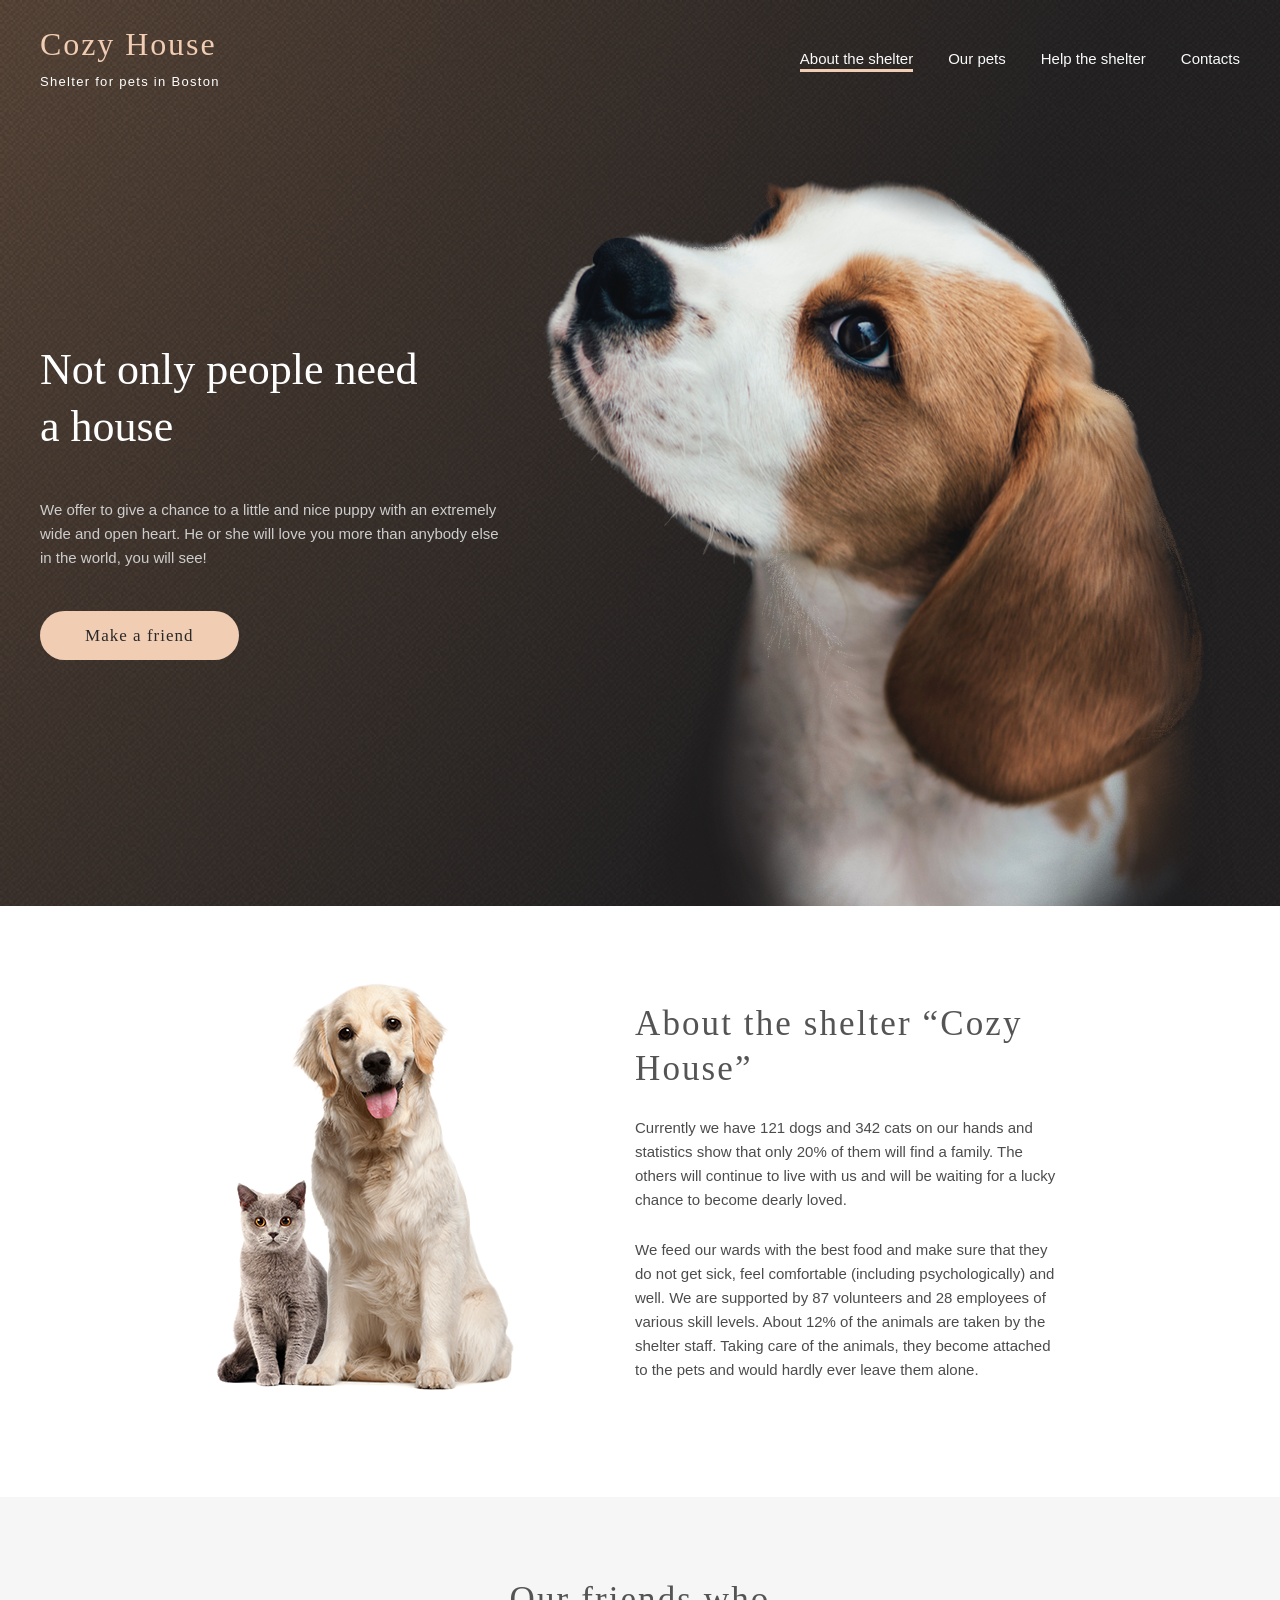
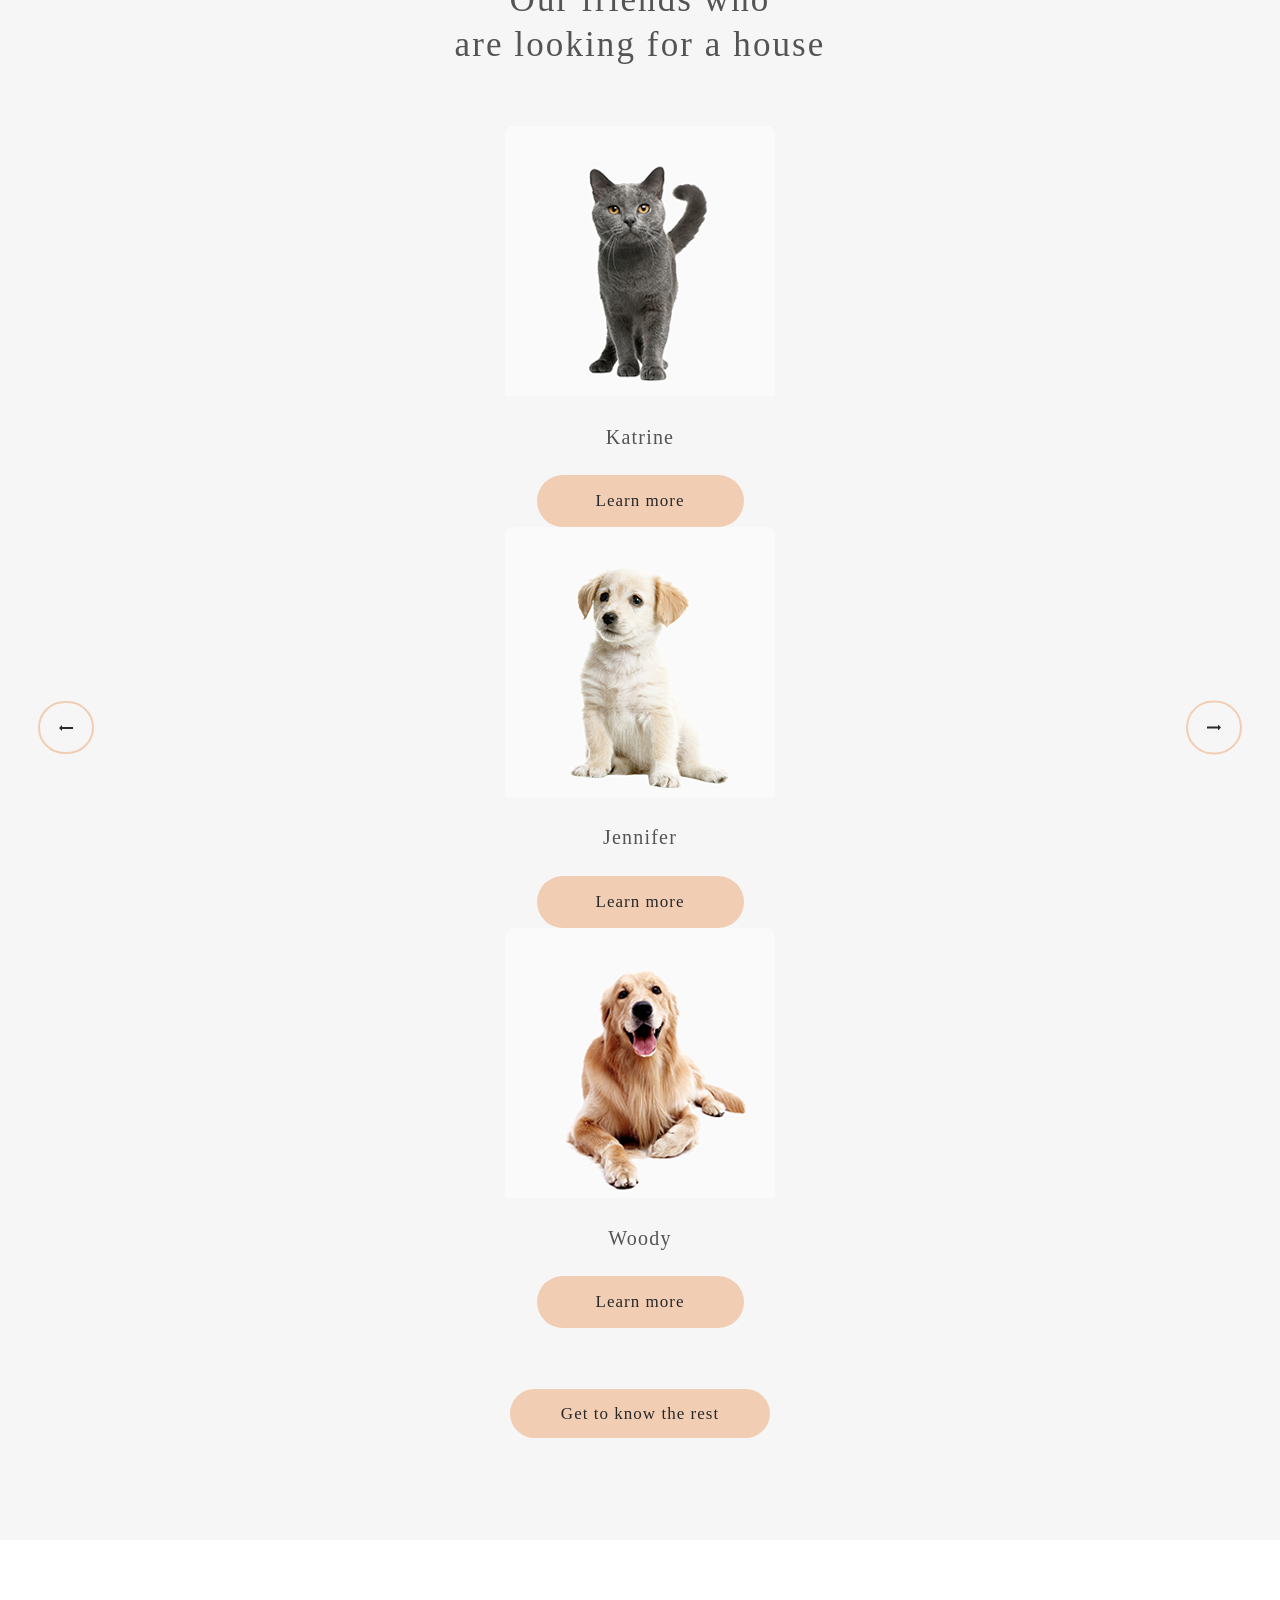
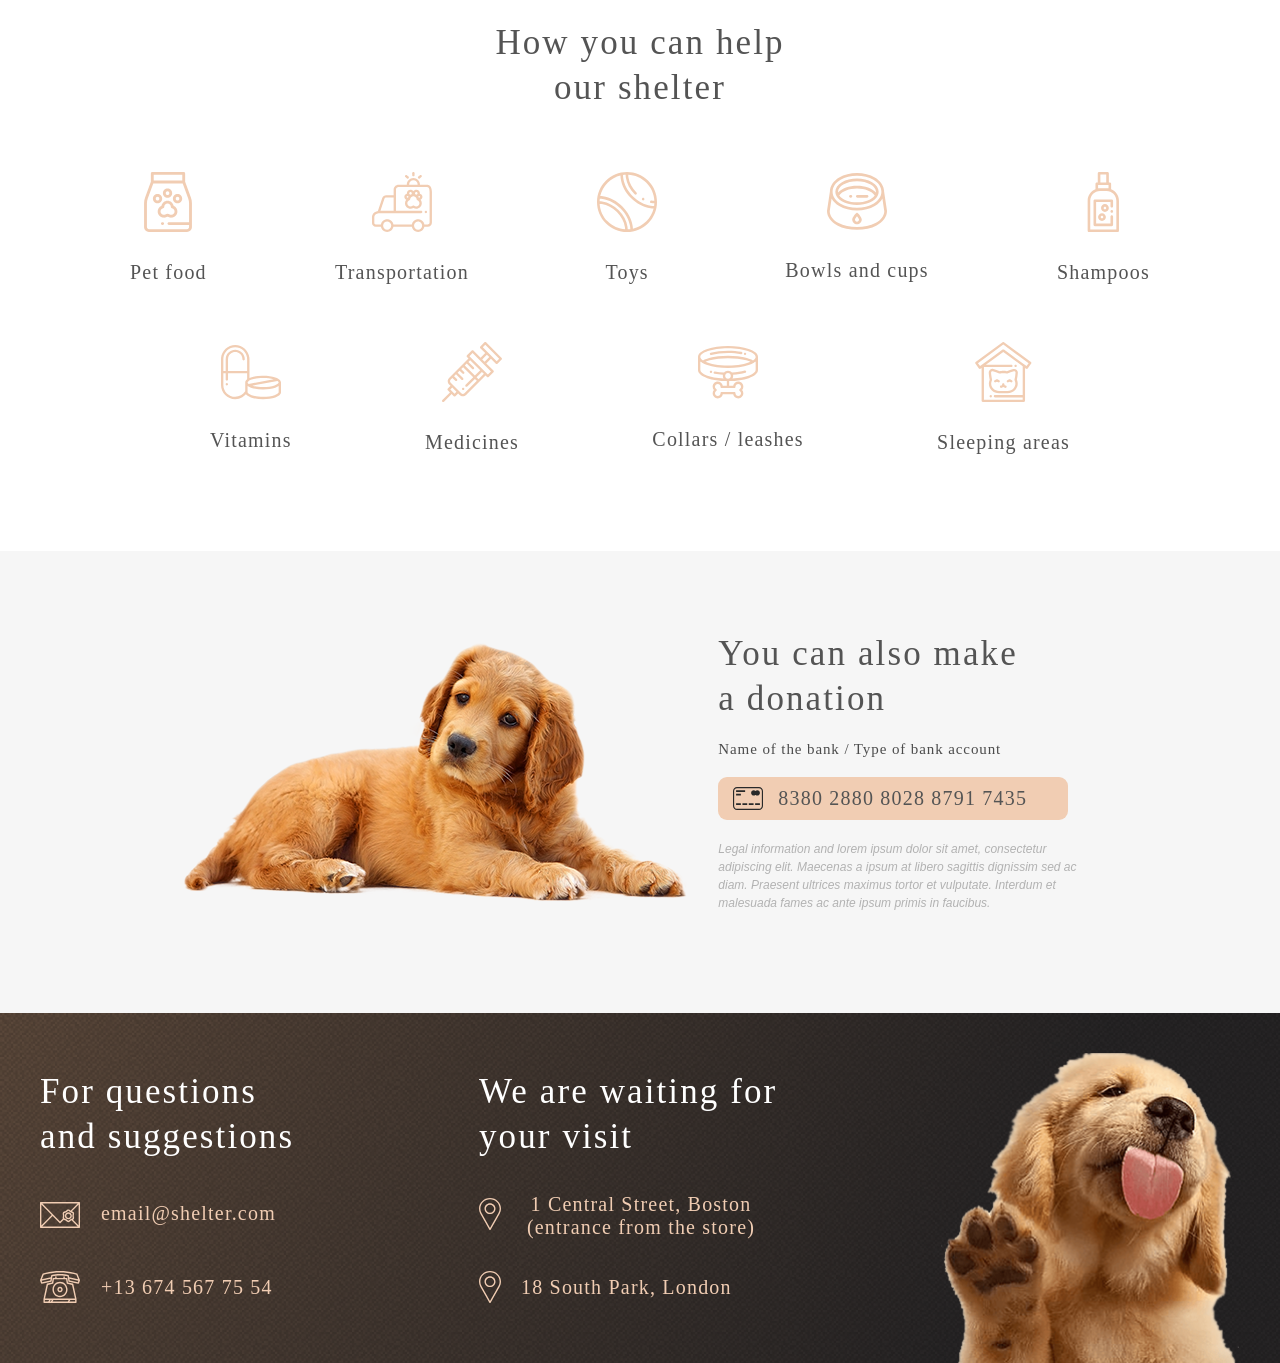
<file: shelter/index.html>
<!DOCTYPE html>
<html lang="en">

<head>
    <meta charset="UTF-8">
    <meta name="viewport" content="width=device-width, initial-scale=1.0">
    <link rel="stylesheet" href="./src/scss/style.css">
    <link rel="shortcut icon" href="./src/favicon/start-screen-puppy.ico" type="image/x-icon">
    <title>Shelter</title>
</head>

<body>
    <div class="coverBackground"></div>
    <header class="header ">
        <div class="wrapper wrap">
            <div class="logo">
                <h2 class="logo font-Georgia">
                    <a href="#!" class="logo-link">
                        Cozy House
                    </a>
                </h2>
                <p class="logo-text font-Arial">
                    Shelter for pets in Boston
                </p>
            </div>
            <nav class="header-nav">
                <ul class="header-list">
                    <li class="header-item">
                        <a href="#!" class="header-link active disabled-cursor text-nav-links font-Arial">
                            About the shelter
                        </a>
                    </li>
                    <li class="header-item">
                        <a href="./src/pages/pets.html" class="header-link text-nav-links font-Arial">
                            Our pets
                        </a>
                    </li>
                    <li class="header-item">
                        <a href="#help" class="header-link text-nav-links font-Arial">
                            Help the shelter
                        </a>
                    </li>
                    <li class="header-item">
                        <a href="#contacts" class="header-link text-nav-links font-Arial">
                            Contacts
                        </a>
                    </li>
                </ul>
            </nav>
            <div class="header-burger">
                <span class="burger"></span>
                <span class="burger"></span>
                <span class="burger"></span>
            </div>
        </div>
        <section class="not-only wrap">
            <div class="not-only__container">
                <div class="not-only__content">
                    <h1 class="not-only__h1 font-Georgia">
                        Not only people need a house
                    </h1>
                    <p class="not-only__text font-Arial">
                        We offer to give a chance to a little and nice puppy with an extremely wide and open
                        heart.
                        He or she will love you more than anybody else in the world, you will see!
                    </p>
                    <a href="#friends" class="btn font-Georgia not-only__btn">Make a friend
                        <!-- <button class="btn not-only__btn font-Georgia">
                            Make a friend
                        </button> -->
                    </a>
                </div>
                <img src="./src/img/start-screen-puppy.png" alt="dog" class="not-only__img">
            </div>
        </section>
    </header>
    <main class="main">
        <div class="wrpper">
            <section class="about">
                <div class="wrap">
                    <div class="about-container">
                        <img src="./src/img/about-pets.png" alt="dogs" class="about-img">
                        <div class="about-contant">
                            <h2 class="about__h2 font-Georgia text-h2-dark">
                                About the shelter “Cozy House”
                            </h2>
                            <p class="about__text font-Arial about__text-first text-p-dark">
                                Currently we have 121 dogs and 342 cats on our hands and statistics show that only 20%
                                of
                                them will find a family. The others will continue to live with us and will be waiting
                                for a
                                lucky chance to become dearly loved.
                            </p>
                            <p class="about__text font-Arial text-p-dark">
                                We feed our wards with the best food and make sure that they do not get sick, feel
                                comfortable (including psychologically) and well. We are supported by 87 volunteers and
                                28 employees of various skill levels. About 12% of the animals are taken by the shelter
                                staff. Taking care of the animals, they become attached to the pets and would hardly
                                ever leave them alone.
                            </p>
                        </div>
                    </div>
                </div>
            </section>
            <section id="friends" class="our-friends">
                <div class="wrap">
                    <h2 class="our-friends__h2 font-Georgia text-h2-dark">
                        Our friends who
                        <br>
                        are looking for a house
                    </h2>
                    <div class="our-friends__container">
                        <div class="arrow arrow-right">
                            <svg class="slide-arrow" width="14" height="6" viewBox="0 0 14 6" fill="none"
                                xmlns="http://www.w3.org/2000/svg">
                                <path d="M14 2V4H3V6L0 3L3 0V2H14Z" fill="#292929" />
                            </svg>
                        </div>
                        <div class="our-friend__cards">
                            <div class="our-friends__card-content">
                                <img src="./src/img/pets-Katrine!.png" alt="cat" class="pet-image">
                                <h4 class="our-friends__card-h4 text-h4-dark">
                                    Katrine
                                </h4>
                                <button class="our-friend_card-btn btn-friends">
                                    Learn more
                                </button>
                            </div>
                            <div class="our-friends__card-content">
                                <img src="./src/img/pets-Jennifer!.png" alt="cat" class="pet-image">
                                <h4 class="our-friends__card-text text-h4-dark">
                                    Jennifer
                                </h4>
                                <button class="our-friend_card-btn btn-friends">
                                    Learn more
                                </button>
                            </div>
                            <div class="our-friends__card-content">
                                <img src="./src/img/pets-Woody!.png" alt="cat" class="pet-image">
                                <h4 class="our-friends__card-text text-h4-dark">
                                    Woody
                                </h4>
                                <button class="our-friend_card-btn btn-friends">
                                    Learn more
                                </button>
                            </div>
                        </div>
                        <div class="arrow arrow-left">
                            <svg class="slide-arrow" width="14" height="6" viewBox="0 0 14 6" fill="none"
                                xmlns="http://www.w3.org/2000/svg">
                                <path d="M14 2V4H3V6L0 3L3 0V2H14Z" fill="#292929" />
                            </svg>
                        </div>
                    </div>
                    <a href="./src/pages/pets.html" class="our-friends-link btn">
                        Get to know the rest
                    </a>
                    <div class="stretch"></div>
                </div>
            </section>
            <section id="help" class="help">
                <div class="wrap">
                    <h2 class="help-h2 font-Georgia text-h2-dark">
                        How you can help
                        <br>
                        our shelter
                    </h2>
                    <div class="help-container">
                        <div class="help-card">
                            <div class="help-picture">
                                <svg width="48" height="60" viewBox="0 0 48 60" fill="none"
                                    xmlns="http://www.w3.org/2000/svg">
                                    <path
                                        d="M46.8978 25.4978L41.1429 9.7473V1.42852C41.1429 0.639609 40.5032 0 39.7144 0H8.28585C7.49694 0 6.85733 0.639727 6.85733 1.42852V9.74719L1.10214 25.4978C0.419274 27.3636 0.0703893 29.335 0.0714747 31.3219V55.0765C0.0714747 57.7913 2.28011 60 4.99499 60H43.005C45.7199 60 47.9285 57.7913 47.9285 55.0765V31.3219C47.9285 29.329 47.5817 27.3694 46.8978 25.4978ZM9.71425 2.85715H38.2857V8.57145H9.71425V2.85715ZM45.0715 50.1321H24.9077C24.1188 50.1321 23.4792 50.7718 23.4792 51.5606C23.4792 52.3495 24.1189 52.9891 24.9077 52.9891H45.0715V55.0763C45.0715 56.2157 44.1445 57.1427 43.005 57.1427H4.99499C3.85558 57.1427 2.92862 56.2158 2.92862 55.0763V31.3219C2.92774 29.6695 3.21788 28.03 3.78573 26.4783L9.28475 11.4286H38.7152L44.2142 26.4783C44.7821 28.03 45.0722 29.6695 45.0714 31.3219L45.0715 50.1321Z"
                                        fill="#F1CDB3" />
                                    <path
                                        d="M29.6169 33.805C29.1505 30.8772 26.6078 28.632 23.5505 28.632C20.4932 28.632 17.9504 30.8772 17.484 33.805C15.067 34.7989 13.4857 37.2756 13.6899 39.9659C13.9175 42.9637 16.3506 45.392 19.349 45.6148C20.5071 45.7011 21.6572 45.4628 22.6751 44.9259C23.2315 44.6328 23.8697 44.6326 24.4256 44.926C25.3085 45.3908 26.2914 45.6331 27.2891 45.632C27.4429 45.632 27.5974 45.6263 27.7516 45.6149C30.7502 45.3923 33.1832 42.9638 33.411 39.966C33.6152 37.2756 32.0339 34.7989 29.6169 33.805ZM30.562 39.7495C30.4405 41.35 29.1415 42.6466 27.5402 42.7655C26.9176 42.8126 26.3013 42.6851 25.7586 42.3986C25.0781 42.0394 24.3201 41.8517 23.5506 41.8517C22.781 41.8517 22.0231 42.0394 21.3425 42.3986C20.7999 42.6849 20.1849 42.8123 19.5608 42.7655C17.9597 42.6467 16.6606 41.3501 16.5391 39.7495C16.4143 38.1062 17.5296 36.6124 19.1331 36.2746C19.4588 36.206 19.7503 36.0259 19.9573 35.7653C20.1643 35.5047 20.2739 35.18 20.2671 34.8473L20.2648 34.775C20.2648 32.9632 21.7386 31.4893 23.5505 31.4893C25.3623 31.4893 26.8362 32.9632 26.8362 34.7698L26.834 34.8473C26.827 35.1801 26.9366 35.5048 27.1436 35.7654C27.3507 36.026 27.6423 36.2061 27.968 36.2746C29.5717 36.6124 30.6868 38.1062 30.562 39.7495Z"
                                        fill="#F1CDB3" />
                                    <path
                                        d="M23.5506 25.7751C26.1108 25.7751 28.1934 23.6924 28.1934 21.1322C28.1934 18.572 26.1108 16.4893 23.5506 16.4893C20.9904 16.4893 18.9077 18.5721 18.9077 21.1322C18.9077 23.6923 20.9906 25.7751 23.5506 25.7751ZM23.5506 19.3465C24.5353 19.3465 25.3363 20.1475 25.3363 21.1322C25.3363 22.1169 24.5353 22.9179 23.5506 22.9179C22.5659 22.9179 21.7649 22.1169 21.7649 21.1322C21.7649 20.1475 22.566 19.3465 23.5506 19.3465Z"
                                        fill="#F1CDB3" />
                                    <path
                                        d="M18.1935 26.6561C18.1935 24.0959 16.1107 22.0132 13.5506 22.0132C10.9905 22.0132 8.90777 24.096 8.90777 26.6561C8.90777 29.2162 10.9904 31.2989 13.5506 31.2989C16.1108 31.2989 18.1935 29.2162 18.1935 26.6561ZM13.5506 28.4418C12.5659 28.4418 11.7649 27.6408 11.7649 26.6561C11.7649 25.6714 12.5659 24.8704 13.5506 24.8704C14.5353 24.8704 15.3363 25.6714 15.3363 26.6561C15.3363 27.6408 14.5352 28.4418 13.5506 28.4418Z"
                                        fill="#F1CDB3" />
                                    <path
                                        d="M33.5506 22.0131C30.9904 22.0131 28.9077 24.0959 28.9077 26.656C28.9077 29.216 30.9906 31.2988 33.5506 31.2988C36.1107 31.2988 38.1934 29.2162 38.1934 26.656C38.1934 24.0958 36.1107 22.0131 33.5506 22.0131ZM33.5506 28.4418C32.5658 28.4418 31.7649 27.6408 31.7649 26.6561C31.7649 25.6714 32.5659 24.8704 33.5506 24.8704C34.5353 24.8704 35.3363 25.6714 35.3363 26.6561C35.3363 27.6408 34.5353 28.4418 33.5506 28.4418Z"
                                        fill="#F1CDB3" />
                                    <path
                                        d="M18.6934 50.1322H18.3465C17.5576 50.1322 16.918 50.7719 16.918 51.5607C16.918 52.3496 17.5577 52.9892 18.3465 52.9892H18.6934C19.4823 52.9892 20.1219 52.3495 20.1219 51.5607C20.122 50.7719 19.4824 50.1322 18.6934 50.1322Z"
                                        fill="#F1CDB3" />
                                </svg>
                            </div>
                            <h4 class="help__card-h4 text-h4-dark">
                                Pet food
                            </h4>
                        </div>
                        <div class="help-card">
                            <div class="help-picture">
                                <svg width="61" height="60" viewBox="0 0 61 60" fill="none"
                                    xmlns="http://www.w3.org/2000/svg">
                                    <path
                                        d="M56.0044 12.7115H48.9814V12.5095C48.9814 8.87665 46.026 5.92118 42.3932 5.92118C38.7603 5.92118 35.8049 8.87665 35.8049 12.5095V12.7115H27.5571C24.8414 12.7115 22.6321 14.9209 22.6321 17.6365V23.2009H15.2458C13.4838 23.2009 11.9176 24.2562 11.2558 25.8893C11.2462 25.9133 11.2373 25.9375 11.2291 25.962L6.96808 38.8689C6.9294 38.8919 6.88007 38.9191 6.81866 38.9498C6.57503 39.0714 6.11929 39.2568 5.33507 39.4484C4.09062 39.7499 2.9839 40.4616 2.19323 41.4688C1.40255 42.4759 0.973964 43.72 0.976513 45.0004V51.0987C0.976513 53.1406 2.63765 54.8018 4.67952 54.8018L9.90374 54.802C10.4553 57.7562 13.0514 59.9999 16.1632 59.9999C19.2749 59.9999 21.8709 57.7561 22.4226 54.8021L40.8472 54.8024C41.3989 57.7564 43.9949 59.9999 47.1066 59.9999C50.2181 59.9999 52.8141 57.7565 53.3659 54.8026L56.6836 54.8027C59.2232 54.8027 60.9294 53.0963 60.9294 50.5568V20.08C60.9294 13.4295 57.4851 12.7115 56.0044 12.7115ZM38.1486 12.5095C38.1486 10.169 40.0527 8.26493 42.3932 8.26493C44.7336 8.26493 46.6377 10.169 46.6377 12.5095V12.7115H38.1486V12.5095ZM13.4413 26.7379C13.591 26.3833 13.8422 26.0809 14.1632 25.8686C14.4842 25.6563 14.8609 25.5436 15.2457 25.5447H22.6319V38.8266H9.45022L13.4413 26.7379ZM16.1632 57.6562C13.9435 57.6562 12.1377 55.8504 12.1377 53.6307C12.1377 53.6033 12.1392 53.5762 12.1398 53.5488C12.1406 53.5069 12.1408 53.465 12.143 53.4234C12.1433 53.4168 12.1441 53.4104 12.1445 53.4038C12.2626 51.2894 14.02 49.6052 16.1632 49.6052C18.1026 49.6052 19.7262 50.9841 20.105 52.8129L20.1067 52.82C20.1194 52.882 20.1305 52.9445 20.1403 53.0076L20.1422 53.018C20.1492 53.0638 20.1544 53.1101 20.1598 53.1564C20.1622 53.1775 20.1656 53.1983 20.1677 53.2194C20.1714 53.2554 20.1734 53.2921 20.176 53.3285C20.1784 53.3602 20.1817 53.3916 20.1833 53.4235C20.185 53.4563 20.185 53.4896 20.1858 53.5226C20.1867 53.5586 20.1885 53.5944 20.1885 53.6306C20.1887 55.8504 18.3828 57.6562 16.1632 57.6562ZM47.1066 57.6562C44.8869 57.6562 43.081 55.8504 43.081 53.6307C43.081 53.5783 43.083 53.5263 43.085 53.4743C43.0856 53.4576 43.0855 53.4405 43.0863 53.4238C43.0883 53.3852 43.0921 53.3471 43.0951 53.3088C43.0975 53.2791 43.0989 53.2491 43.1019 53.2196C43.1032 53.207 43.1053 53.1947 43.1066 53.1823C43.1202 53.06 43.1386 52.939 43.163 52.8203C43.1637 52.8168 43.1646 52.8134 43.1654 52.8099C43.5455 50.9826 45.168 49.6053 47.1066 49.6053C47.6614 49.6053 48.1905 49.7181 48.6719 49.9222C50.1163 50.5341 51.1319 51.966 51.1319 53.6308C51.1319 55.8504 49.3262 57.6562 47.1066 57.6562ZM56.6836 52.4588L53.3678 52.4587C53.3639 52.4379 53.3589 52.4175 53.3548 52.3968C53.3272 52.2591 53.2954 52.1222 53.2595 51.9864C53.2435 51.927 53.2267 51.8679 53.209 51.809C53.198 51.7724 53.1872 51.7358 53.1757 51.6994C53.156 51.6382 53.1353 51.5772 53.1137 51.5166C53.1022 51.4842 53.0913 51.4513 53.0793 51.4191C53.0531 51.3492 53.0257 51.2799 52.997 51.211C52.988 51.1892 52.9798 51.1669 52.9705 51.1452C52.9318 51.0542 52.891 50.9641 52.8482 50.875C52.8428 50.8639 52.8369 50.8532 52.8315 50.8422C52.7941 50.7656 52.7552 50.6897 52.7148 50.6146C52.6999 50.5871 52.6841 50.5602 52.6689 50.5329C52.6367 50.4749 52.6036 50.4175 52.5696 50.3606C52.5511 50.3297 52.5319 50.2995 52.5128 50.2689C52.4605 50.1846 52.4061 50.1016 52.3495 50.0201C52.2939 49.9395 52.2365 49.8602 52.1773 49.7821C52.1403 49.7337 52.1026 49.6858 52.0643 49.6385C52.0414 49.6102 52.0189 49.5819 51.9956 49.554C51.9539 49.5043 51.9114 49.4553 51.8682 49.4069C51.8469 49.383 51.8262 49.3585 51.8045 49.3349C51.7507 49.2763 51.6958 49.2188 51.6398 49.1623C51.6278 49.1501 51.6163 49.1374 51.6041 49.1253C51.535 49.0563 51.4644 48.989 51.3922 48.9233C51.3769 48.9092 51.3608 48.896 51.3452 48.882C51.2887 48.8315 51.2316 48.7815 51.1732 48.7329C51.1476 48.7116 51.1213 48.6912 51.0954 48.6704C51.046 48.6304 50.996 48.5911 50.9455 48.5525C50.9157 48.53 50.8856 48.5081 50.8555 48.4861C50.7281 48.3927 50.5972 48.3043 50.463 48.221C50.4302 48.2004 50.3973 48.1802 50.364 48.1602C50.3121 48.1292 50.2596 48.0993 50.2068 48.0698C50.1743 48.0516 50.1419 48.0331 50.1091 48.0155C50.0517 47.9847 49.9935 47.9553 49.935 47.9262C49.9059 47.9117 49.8772 47.8966 49.8479 47.8826C49.7713 47.8461 49.694 47.8111 49.616 47.7776C49.6041 47.7725 49.5923 47.7667 49.5803 47.7616C49.4896 47.7233 49.398 47.6871 49.3056 47.6531C49.2792 47.6433 49.2524 47.6348 49.2258 47.6254C49.1594 47.602 49.093 47.5789 49.0257 47.5575C48.9905 47.5464 48.9548 47.5363 48.9193 47.5258C48.8597 47.5081 48.7999 47.4906 48.7396 47.4746C48.7009 47.4643 48.662 47.4549 48.623 47.4453C48.5245 47.421 48.4254 47.3992 48.3259 47.3798C48.2669 47.3684 48.2078 47.3578 48.1485 47.348C48.1078 47.3413 48.0671 47.3345 48.0262 47.3287C47.9646 47.3199 47.9028 47.3121 47.841 47.3051C47.8017 47.3006 47.7626 47.2956 47.7231 47.2919C47.6545 47.2856 47.5859 47.2803 47.5172 47.2762C47.4835 47.2741 47.4503 47.271 47.4165 47.2694C47.3132 47.2643 47.2098 47.2617 47.1064 47.2615C47.0025 47.2615 46.8991 47.2645 46.7964 47.2694C46.7626 47.271 46.7292 47.2741 46.6956 47.2762C46.6268 47.2806 46.5581 47.2853 46.4899 47.2919C46.4503 47.2958 46.4112 47.3007 46.3718 47.3052C46.3099 47.3124 46.2482 47.3199 46.1869 47.3288C46.1459 47.3348 46.105 47.3415 46.0642 47.3483C45.9641 47.3649 45.8644 47.3838 45.7651 47.4049C45.7068 47.4175 45.6486 47.431 45.5906 47.4453C45.5512 47.4549 45.512 47.4645 45.473 47.4748C45.4132 47.4906 45.354 47.5079 45.295 47.5254C45.2589 47.5362 45.2225 47.5464 45.1867 47.5578C45.121 47.5788 45.0556 47.601 44.9906 47.6242C44.9627 47.6341 44.9345 47.6431 44.9067 47.6534C44.8146 47.6874 44.7234 47.7233 44.6334 47.7613C44.6185 47.7677 44.604 47.7747 44.5891 47.7812C44.514 47.8136 44.4395 47.847 44.3659 47.8822C44.3348 47.897 44.3045 47.913 44.2737 47.9283C44.2172 47.9566 44.1607 47.9849 44.1051 48.0147C44.0708 48.0331 44.0369 48.0524 44.003 48.0715C43.9518 48.1001 43.901 48.1293 43.8506 48.1592C43.7321 48.2304 43.6158 48.3051 43.5019 48.3833C43.4545 48.416 43.4076 48.4494 43.3611 48.4835C43.3291 48.5068 43.297 48.53 43.2655 48.5539C43.2173 48.5904 43.1701 48.6281 43.123 48.6659C43.0946 48.6888 43.0659 48.711 43.0379 48.7343C42.9838 48.7795 42.9308 48.826 42.8782 48.8727C42.8586 48.8901 42.8386 48.9069 42.8193 48.9244C42.7481 48.9892 42.6785 49.0556 42.6104 49.1235C42.5932 49.1406 42.5769 49.1587 42.5598 49.176C42.5093 49.2276 42.4591 49.2795 42.4103 49.3328C42.3859 49.3595 42.3623 49.387 42.3384 49.414C42.2982 49.4594 42.2583 49.5049 42.2194 49.5514C42.1941 49.5817 42.1694 49.6126 42.1447 49.6434C42.1086 49.6881 42.073 49.7331 42.0381 49.7788C41.9544 49.889 41.8742 50.0018 41.7975 50.1169C41.7655 50.165 41.7346 50.2137 41.704 50.2627C41.683 50.2962 41.6618 50.3296 41.6415 50.3635C41.6099 50.4161 41.5796 50.4695 41.5496 50.5232C41.5321 50.5545 41.5139 50.5854 41.4968 50.6172C41.4607 50.684 41.4264 50.752 41.3927 50.8202C41.3832 50.8394 41.373 50.858 41.3638 50.8774C41.3216 50.965 41.2815 51.0536 41.2434 51.143C41.2318 51.1703 41.2214 51.1982 41.2102 51.2258C41.1843 51.2889 41.1587 51.3523 41.1348 51.4165C41.1214 51.4524 41.1094 51.4887 41.0966 51.5247C41.0764 51.5817 41.057 51.6389 41.0384 51.6964C41.0258 51.7355 41.0142 51.7751 41.0024 51.8146C40.9736 51.911 40.9471 52.008 40.923 52.1056C40.9091 52.162 40.8961 52.2187 40.8837 52.2758C40.8746 52.3171 40.8657 52.3585 40.8575 52.4001C40.8537 52.4198 40.8489 52.4391 40.8452 52.4588L22.4241 52.4585C22.4202 52.4382 22.4154 52.4181 22.4114 52.3979C22.4035 52.3578 22.3949 52.3181 22.3863 52.2783C22.3523 52.1215 22.3122 51.9659 22.2662 51.8122C22.2548 51.774 22.2435 51.7358 22.2314 51.6978C22.2124 51.6389 22.1926 51.5804 22.1719 51.5221C22.1596 51.4872 22.1477 51.452 22.1348 51.4174C22.1104 51.3522 22.0848 51.2875 22.0581 51.2232C22.0473 51.1967 22.0372 51.1697 22.026 51.1435C21.9878 51.0538 21.9476 50.965 21.9053 50.8771C21.8967 50.8594 21.8873 50.8423 21.8787 50.8247C21.8444 50.7548 21.8089 50.6855 21.772 50.6169C21.7554 50.5859 21.7376 50.5556 21.7203 50.525C21.6899 50.4707 21.6593 50.4166 21.6273 50.3634C21.6071 50.3297 21.5862 50.2968 21.5654 50.2636C21.5347 50.2143 21.5034 50.1654 21.4713 50.1169C21.3946 50.0019 21.3144 49.8893 21.2309 49.7792C21.196 49.7335 21.1604 49.6885 21.1243 49.6438C21.0995 49.613 21.0748 49.582 21.0494 49.5516C21.0105 49.5055 20.971 49.4598 20.9309 49.4147C20.9067 49.3876 20.883 49.3599 20.8585 49.3331C20.8103 49.2803 20.7606 49.2289 20.7105 49.1778C20.693 49.1599 20.6762 49.1413 20.6584 49.1238C20.5904 49.0559 20.5209 48.9897 20.4499 48.925C20.4302 48.907 20.4096 48.89 20.3897 48.8722C20.3376 48.8255 20.2848 48.7798 20.2312 48.7349C20.2029 48.7114 20.1738 48.6888 20.1451 48.6657C20.0985 48.6282 20.0516 48.5908 20.0038 48.5546C19.972 48.5304 19.9397 48.5071 19.9075 48.4836C19.8612 48.4497 19.8145 48.4165 19.7674 48.3838C19.6868 48.3285 19.6049 48.2749 19.5219 48.2232C19.4875 48.2016 19.4528 48.1803 19.418 48.1594C19.3679 48.1296 19.3174 48.1006 19.2666 48.0722C19.2323 48.053 19.1982 48.0336 19.1635 48.0151C19.1082 47.9856 19.0525 47.957 18.9963 47.9293C18.9651 47.9137 18.9343 47.8975 18.9028 47.8824C18.8301 47.8478 18.7567 47.8146 18.6827 47.7827C18.6669 47.7758 18.6514 47.7683 18.6355 47.7615C18.5454 47.7234 18.4544 47.6875 18.3626 47.6536C18.3343 47.6432 18.3056 47.6341 18.2771 47.624C18.2127 47.601 18.1478 47.579 18.0826 47.558C18.0465 47.5465 18.0098 47.5362 17.9734 47.5254C17.9146 47.5078 17.8556 47.491 17.7963 47.4751C17.7571 47.4646 17.7176 47.455 17.6781 47.4454C17.5217 47.4067 17.3639 47.3743 17.2049 47.3484C17.1641 47.3417 17.1233 47.3349 17.0822 47.3289C17.0206 47.3202 16.9589 47.3123 16.8971 47.3054C16.8579 47.3008 16.8187 47.2959 16.7792 47.292C16.7107 47.2857 16.6421 47.2805 16.5734 47.2763C16.5397 47.2742 16.5064 47.2711 16.4727 47.2695C16.3694 47.2644 16.266 47.2618 16.1626 47.2617C16.0587 47.2617 15.9554 47.2646 15.8525 47.2695C15.8188 47.2711 15.7854 47.2742 15.7517 47.2763C15.683 47.2808 15.6143 47.2854 15.5461 47.292C15.5065 47.2959 15.4672 47.3008 15.4278 47.3054C15.3662 47.3123 15.3046 47.3202 15.2432 47.3289C15.2019 47.3349 15.161 47.3417 15.1201 47.3484C15.02 47.3648 14.9203 47.3837 14.8212 47.405C14.763 47.4175 14.7053 47.431 14.6476 47.4452C14.6079 47.4549 14.568 47.4646 14.5287 47.4751C14.4698 47.4909 14.4112 47.5076 14.3529 47.5251C14.3161 47.536 14.2791 47.5465 14.2425 47.558C14.178 47.5784 14.1143 47.6007 14.0507 47.6231C14.0212 47.6334 13.9916 47.6429 13.9624 47.6536C13.8708 47.6875 13.7801 47.7231 13.6905 47.761C13.6724 47.7687 13.6547 47.7773 13.6366 47.7851C13.565 47.8162 13.4938 47.8481 13.4235 47.8817C13.3907 47.8974 13.3585 47.9143 13.326 47.9306C13.2712 47.9577 13.2168 47.9855 13.1628 48.0142C13.1272 48.0333 13.0922 48.0534 13.0569 48.0732C13.0072 48.1011 12.9576 48.1292 12.9088 48.1585C12.8252 48.2086 12.7427 48.2604 12.6614 48.3141C12.6262 48.3373 12.5913 48.3608 12.5566 48.3847C12.5107 48.4163 12.4655 48.4488 12.4203 48.4816C12.3869 48.506 12.3533 48.5302 12.3204 48.5553C12.2743 48.5903 12.2291 48.6263 12.184 48.6625C12.1536 48.6869 12.1229 48.7107 12.0932 48.7356C12.0424 48.7778 11.993 48.8214 11.9436 48.8651C11.9207 48.8854 11.8972 48.9051 11.8745 48.9257C11.8043 48.9898 11.7355 49.0554 11.6681 49.1225C11.6473 49.1433 11.6273 49.1651 11.6067 49.1862C11.56 49.2342 11.5134 49.2822 11.4682 49.3315C11.4418 49.3602 11.4165 49.3899 11.3907 49.4191C11.3525 49.4623 11.3144 49.5056 11.2775 49.5499C11.2508 49.5817 11.2248 49.6143 11.1988 49.6468C11.1641 49.6897 11.13 49.7331 11.0965 49.777C11.0376 49.8544 10.9804 49.9332 10.925 50.0132C10.9007 50.0482 10.8767 50.0835 10.8531 50.1189C10.8223 50.1653 10.7925 50.2123 10.7628 50.2594C10.7408 50.2946 10.7187 50.3295 10.6973 50.3651C10.667 50.4156 10.638 50.467 10.6091 50.5183C10.5903 50.5517 10.571 50.5847 10.5527 50.6185C10.519 50.6817 10.4863 50.7454 10.4546 50.8097C10.4432 50.8327 10.431 50.8552 10.4198 50.8784C10.3781 50.9651 10.3384 51.0529 10.3005 51.1417C10.2876 51.172 10.2762 51.2028 10.2637 51.2333C10.2391 51.2936 10.2146 51.354 10.1919 51.4151C10.178 51.4525 10.1653 51.4904 10.1521 51.5281C10.1326 51.5835 10.1134 51.639 10.0955 51.695C10.0826 51.7352 10.0706 51.7757 10.0585 51.8163C10.0423 51.871 10.0264 51.9258 10.0116 51.9811C9.98547 52.0781 9.96183 52.1757 9.94065 52.2739C9.93151 52.3161 9.92237 52.3581 9.91405 52.4007C9.9103 52.4199 9.90561 52.4389 9.90198 52.4581H4.67952C3.92999 52.4581 3.32026 51.8484 3.32026 51.0987V45.0004C3.31869 44.2451 3.57146 43.5113 4.03784 42.9171C4.50422 42.323 5.15705 41.9032 5.89112 41.7254C6.55897 41.5621 7.13261 41.376 7.60101 41.1705H50.1626C50.8097 41.1705 51.3344 40.6458 51.3344 39.9986C51.3344 39.3515 50.8097 38.8267 50.1626 38.8267H24.9758V17.6365C24.9758 16.2133 26.1339 15.0552 27.5571 15.0552H56.0042C58.2503 15.0552 58.5855 18.2034 58.5855 20.08V50.5567C58.5855 52.2118 57.3939 52.4588 56.6836 52.4588Z"
                                        fill="#F1CDB3" />
                                    <path
                                        d="M51.4371 24.8147C51.4372 23.2763 50.3567 21.9863 48.9149 21.6615C48.9226 21.5806 48.9287 21.4992 48.9311 21.4169C48.9579 20.4633 48.6017 19.5567 47.9282 18.864C47.2432 18.1596 46.2866 17.7557 45.3034 17.7557C44.1154 17.7557 43.0573 18.3338 42.3948 19.2239C41.7328 18.3338 40.6738 17.7557 39.4831 17.7557C38.5086 17.7557 37.5586 18.1544 36.8767 18.8498C36.1995 19.5402 35.8367 20.4483 35.8552 21.4064C35.8568 21.4923 35.8627 21.5773 35.8703 21.6618C34.4291 21.987 33.3492 23.2766 33.3492 24.8147C33.3492 26.1163 34.1229 27.2399 35.2341 27.7519C34.4513 28.7206 33.9945 29.9464 33.9945 31.2423C33.9945 34.3028 36.4843 36.7927 39.5448 36.7927C40.5529 36.7927 41.537 36.5172 42.3932 36.0051C43.254 36.5202 44.2384 36.7924 45.2415 36.7927C48.302 36.7927 50.7919 34.3028 50.7919 31.2423C50.7919 29.9462 50.3351 28.7206 49.5523 27.7519C50.6636 27.2399 51.4371 26.1163 51.4371 24.8147ZM45.3034 20.0996C45.6574 20.0996 46.0016 20.2448 46.2478 20.4979C46.4762 20.7328 46.597 21.0357 46.5883 21.3508C46.568 22.0692 45.9856 22.6602 45.2898 22.6682C45.1034 22.668 44.9191 22.6279 44.7495 22.5505C44.7285 22.5408 44.7079 22.5304 44.6868 22.5209C44.58 22.4646 44.4823 22.3927 44.3966 22.3077C44.1518 22.0648 44.0177 21.7384 44.0191 21.3885C44.022 20.6778 44.5982 20.0996 45.3034 20.0996ZM38.5498 20.491C38.6712 20.3665 38.8163 20.2677 38.9766 20.2005C39.1369 20.1332 39.3091 20.0988 39.4829 20.0994C40.1903 20.0994 40.7664 20.6762 40.7672 21.3851C40.7681 21.5579 40.7343 21.7291 40.6678 21.8885C40.6013 22.048 40.5035 22.1925 40.3801 22.3135C40.2964 22.3959 40.2013 22.466 40.0978 22.5217C40.0595 22.5391 40.0221 22.5577 39.9843 22.5758C39.8315 22.6389 39.6675 22.6704 39.5023 22.6683C38.7969 22.6567 38.212 22.0704 38.1983 21.3613C38.192 21.0374 38.3169 20.7285 38.5498 20.491ZM35.693 24.8148C35.6929 24.3245 36.0918 23.9257 36.5818 23.9257C37.0722 23.9257 37.4709 24.3245 37.4709 24.8148C37.4709 24.9155 37.4534 25.0118 37.4224 25.1022C37.3931 25.1611 37.3649 25.2207 37.3377 25.2808C37.1809 25.5341 36.9012 25.7038 36.582 25.7038C36.0918 25.7038 35.693 25.305 35.693 24.8148ZM45.2415 34.4492C44.4765 34.4489 43.7368 34.175 43.1561 33.6769C42.9438 33.4945 42.6731 33.3943 42.3932 33.3946C42.1133 33.3944 41.8426 33.4946 41.6303 33.6769C41.0496 34.175 40.3099 34.4489 39.5448 34.4492C37.7767 34.4492 36.3382 33.0107 36.3382 31.2426C36.3382 29.9023 37.1833 28.6919 38.4409 28.2307C38.6472 28.1551 38.8281 28.023 38.9629 27.8495C39.0977 27.676 39.181 27.4681 39.2033 27.2495C39.2362 26.9273 39.3176 26.6118 39.4447 26.3139C39.4865 26.2346 39.5256 26.1537 39.5608 26.0707C39.8716 25.4851 40.3571 25.0108 40.9498 24.7136C41.0008 24.6912 41.0511 24.6676 41.1011 24.6428C41.5085 24.4648 41.9485 24.3731 42.3932 24.3737C42.8513 24.3737 43.2875 24.4692 43.6828 24.6417C43.7327 24.6665 43.7831 24.6899 43.8341 24.7123C44.4279 25.0094 44.9143 25.4843 45.2256 26.0707C45.2608 26.1537 45.2999 26.2346 45.3416 26.3139C45.4688 26.6118 45.5502 26.9273 45.583 27.2495C45.6053 27.4681 45.6886 27.676 45.8235 27.8495C45.9583 28.023 46.1391 28.1551 46.3454 28.2307C47.6031 28.692 48.4481 29.9023 48.4481 31.2426C48.4481 33.0106 47.0097 34.4492 45.2415 34.4492ZM48.2045 25.7038C47.8853 25.7038 47.6056 25.5341 47.4488 25.2808C47.4216 25.2208 47.3933 25.1612 47.364 25.1022C47.3321 25.0097 47.3157 24.9126 47.3155 24.8148C47.3155 24.3245 47.7143 23.9257 48.2046 23.9257C48.6948 23.9257 49.0936 24.3245 49.0936 24.8148C49.0935 25.3049 48.6947 25.7038 48.2045 25.7038Z"
                                        fill="#F1CDB3" />
                                    <path
                                        d="M56.0193 39.7758C56.0043 39.7007 55.9819 39.6273 55.9526 39.5566C55.9234 39.4857 55.8873 39.4178 55.8448 39.3539C55.8026 39.2897 55.7539 39.23 55.6995 39.1758C55.6452 39.1214 55.5856 39.0727 55.5214 39.0305C55.3933 38.9457 55.25 38.8864 55.0995 38.8559C54.9487 38.8254 54.7933 38.8254 54.6425 38.8559C54.5675 38.8712 54.4936 38.8934 54.4221 38.9227C54.3518 38.952 54.2839 38.9884 54.2206 39.0305C54.1561 39.0727 54.0964 39.1219 54.0425 39.1758C53.9884 39.2297 53.9392 39.2895 53.896 39.3539C53.8538 39.4172 53.8173 39.4852 53.7893 39.5566C53.76 39.627 53.7366 39.7008 53.7225 39.7758C53.7073 39.8508 53.6991 39.9281 53.6991 40.0043C53.6991 40.0803 53.7073 40.1578 53.7225 40.234C53.7366 40.3078 53.76 40.3816 53.7893 40.4531C53.8186 40.5234 53.855 40.5914 53.8971 40.6547C53.9392 40.7191 53.9884 40.7789 54.0425 40.8328C54.0964 40.8867 54.1561 40.9359 54.2206 40.9793C54.2839 41.0215 54.3518 41.0566 54.4221 41.0859C54.4936 41.1152 54.5675 41.1387 54.6425 41.1527C54.7176 41.168 54.7949 41.1762 54.871 41.1762C54.9471 41.1762 55.0246 41.168 55.0995 41.1527C55.1745 41.1387 55.2483 41.1152 55.3186 41.0859C55.3901 41.0566 55.4581 41.0215 55.5214 40.9793C55.5859 40.9359 55.6457 40.8867 55.6995 40.8328C55.7534 40.7789 55.8026 40.7191 55.8448 40.6547C55.8869 40.5914 55.9233 40.5234 55.9526 40.4531C55.9819 40.3816 56.0041 40.3078 56.0193 40.234C56.0346 40.1578 56.0427 40.0803 56.0427 40.0043C56.0427 39.9281 56.0346 39.8508 56.0193 39.7758Z"
                                        fill="#F1CDB3" />
                                    <path
                                        d="M42.3932 0C41.7461 0 41.2213 0.524648 41.2213 1.17188V3.13359C41.2213 3.78082 41.7461 4.30547 42.3932 4.30547C43.0404 4.30547 43.565 3.7807 43.565 3.13359V1.17188C43.565 0.524648 43.0404 0 42.3932 0Z"
                                        fill="#F1CDB3" />
                                    <path
                                        d="M37.4562 4.55659L35.8205 3.27234C35.6995 3.1773 35.5609 3.10703 35.4127 3.06555C35.2645 3.02407 35.1096 3.01218 34.9568 3.03057C34.804 3.04896 34.6563 3.09727 34.5222 3.17273C34.3881 3.24819 34.2701 3.34934 34.1751 3.47038C33.7755 3.97944 33.8642 4.71608 34.3731 5.11569L36.0088 6.39995C36.2149 6.56221 36.4695 6.65035 36.7318 6.65015C36.9095 6.65039 37.0849 6.61017 37.2447 6.53253C37.4046 6.45488 37.5446 6.34186 37.6543 6.20202C38.054 5.69284 37.9653 4.9562 37.4562 4.55659Z"
                                        fill="#F1CDB3" />
                                    <path
                                        d="M50.6113 3.47021C50.2117 2.96115 49.4752 2.87244 48.9659 3.27216L47.3302 4.55642C46.8211 4.95603 46.7324 5.69267 47.1321 6.20185C47.2417 6.34177 47.3818 6.45487 47.5416 6.53254C47.7015 6.61021 47.8769 6.65042 48.0546 6.6501C48.3169 6.65028 48.5716 6.56214 48.7776 6.3999L50.4133 5.11564C50.9224 4.71603 51.0111 3.97939 50.6113 3.47021Z"
                                        fill="#F1CDB3" />
                                </svg>
                            </div>
                            <h4 class="help__card-h4 text-h4-dark">
                                Transportation
                            </h4>
                        </div>
                        <div class="help-card">
                            <div class="help-picture">
                                <svg width="60" height="60" viewBox="0 0 60 60" fill="none"
                                    xmlns="http://www.w3.org/2000/svg">
                                    <path
                                        d="M51.2132 8.78672C45.5469 3.1207 38.0133 0 30 0C21.9867 0 14.4531 3.1207 8.78684 8.78672C3.12047 14.4531 0 21.9866 0 30C0 38.0134 3.12047 45.5469 8.78684 51.2133C14.4531 56.8793 21.9867 60 30 60C38.0133 60 45.5469 56.8793 51.2132 51.2133C56.8795 45.5469 60 38.0134 60 30C60 21.9866 56.8795 14.4531 51.2132 8.78672ZM10.6314 49.3685C5.90438 44.6415 3.11918 38.4906 2.67352 31.8832C3.39 31.9077 4.1223 31.9755 4.86223 32.0856C10.1654 32.8733 15.5023 35.7234 19.8894 40.1106C24.2766 44.4979 27.1266 49.8346 27.9144 55.1379C28.0223 55.8586 28.0894 56.5849 28.1154 57.3132C21.7419 56.8775 15.4928 54.2298 10.6314 49.3685ZM30.7262 57.3682C30.7013 56.4931 30.6239 55.6203 30.4946 54.7545C29.6251 48.9019 26.5139 43.046 21.7338 38.2659C16.9538 33.4859 11.098 30.3746 5.2452 29.5051C4.37502 29.3751 3.49781 29.2977 2.61832 29.2732C2.64105 28.3972 2.7048 27.5283 2.8084 26.6682C3.73793 26.6987 4.68246 26.7843 5.62863 26.9248C12.0308 27.8757 18.4055 31.2484 23.5785 36.4213C28.7512 41.5939 32.1239 47.9687 33.075 54.3709C33.2133 55.3004 33.2987 56.237 33.3307 57.1763C32.4661 57.2814 31.5969 57.3455 30.7262 57.3682ZM49.3685 49.3685C45.5416 53.1952 40.8551 55.6504 35.9248 56.7348C35.881 55.8152 35.7912 54.8983 35.6557 53.9877C34.6229 47.0358 30.9889 40.1423 25.4234 34.5766C19.8575 29.0109 12.964 25.3772 6.0123 24.3444C5.0982 24.2082 4.17782 24.1182 3.25465 24.0746L3.2475 24.0805C4.35598 19.0238 6.88301 14.3798 10.6315 10.6314C14.2923 6.97055 18.7399 4.56516 23.4349 3.41402C23.4672 4.49215 23.5632 5.56742 23.7224 6.63422C24.755 13.5859 28.3889 20.4795 33.9546 26.0453C39.5203 31.611 46.4139 35.2447 53.3659 36.2775C54.4358 36.4373 55.5143 36.5334 56.5956 36.5653L56.6073 36.5459C55.4323 41.3595 52.9617 45.7754 49.3685 49.3685ZM57.1071 33.966C56.0064 33.955 54.8814 33.8653 53.7492 33.6972C47.3468 32.7461 40.972 29.3735 35.7993 24.2006C30.6265 19.0277 27.2538 12.6531 26.3029 6.25102C26.1354 5.12379 26.0455 4.00371 26.034 2.90824C26.8999 2.78261 27.7712 2.69826 28.6451 2.65547C28.6431 3.70254 28.7214 4.7775 28.8832 5.8677C29.7527 11.7204 32.8641 17.5763 37.6441 22.3562C38.1534 22.8654 38.9794 22.8654 39.4888 22.3562C39.9981 21.8469 39.9981 21.021 39.4888 20.5114C35.1016 16.1243 32.2516 10.7876 31.4638 5.48426C31.3205 4.51898 31.2499 3.57035 31.2521 2.65055C37.8434 2.94937 44.3467 5.60918 49.3688 10.6315C54.2461 15.5088 57.0565 21.902 57.3623 28.7483C56.4367 28.7503 55.4855 28.6804 54.5159 28.5363C53.8035 28.4305 53.1397 28.9225 53.034 29.635C52.9281 30.3476 53.42 31.0109 54.1325 31.1167C55.21 31.2768 56.2729 31.3569 57.3083 31.3569C57.3252 31.3569 57.3417 31.356 57.3586 31.356C57.316 32.2295 57.2321 33.1004 57.1071 33.966Z"
                                        fill="#F1CDB3" />
                                    <path
                                        d="M46.1517 25.775C45.8059 25.7756 45.4744 25.9131 45.2296 26.1573C44.9854 26.4021 44.848 26.7336 44.8474 27.0793C44.8474 27.4224 44.9857 27.7589 45.2296 28.0015C45.4721 28.2442 45.8087 28.3836 46.1517 28.3836C46.4947 28.3836 46.8313 28.2442 47.0739 28.0015C47.3176 27.7563 47.4549 27.425 47.456 27.0793C47.456 26.7363 47.3164 26.3998 47.0739 26.1573C46.829 25.9131 46.4975 25.7756 46.1517 25.775Z"
                                        fill="#F1CDB3" />
                                </svg>
                            </div>
                            <h4 class="help__card-h4 text-h4-dark">
                                Toys
                            </h4>
                        </div>
                        <div class="help-card">
                            <div class="help-picture">
                                <svg width="60" height="57" viewBox="0 0 60 57" fill="none"
                                    xmlns="http://www.w3.org/2000/svg">
                                    <path
                                        d="M59.985 37.8551L57.1255 18.6441C57.0792 13.0657 53.693 7.89303 47.8159 4.43765C42.9483 1.57605 36.6213 0 30.0001 0C23.3786 0 17.0515 1.57605 12.1838 4.43765C6.3069 7.89303 2.92054 13.0657 2.87437 18.6441L0.0148828 37.8551C0.00503905 37.9216 0 37.9887 0 38.056C0 43.7049 3.76452 48.936 10.3284 52.408C15.7022 55.2504 22.6883 56.8158 30.0001 56.8158C37.3116 56.8158 44.2978 55.2504 49.6716 52.408C56.2354 48.936 60 43.7049 60 38.056C59.9999 37.9888 59.9949 37.9216 59.985 37.8551ZM13.5668 6.78995C18.0215 4.17105 23.8576 2.72871 30.0001 2.72871C36.1424 2.72871 41.9785 4.17105 46.4331 6.78995C51.4956 9.76627 54.3993 14.1293 54.3993 18.7599C54.3993 23.3906 51.4957 27.7535 46.4332 30.7299C41.9785 33.3488 36.1424 34.7911 30.0001 34.7911C23.8577 34.7911 18.0215 33.3488 13.5669 30.7299C8.5044 27.7536 5.60073 23.3906 5.60073 18.7599C5.60073 14.1293 8.50428 9.76639 13.5668 6.78995ZM48.3956 49.996C43.4079 52.6342 36.875 54.0871 30.0001 54.0871C23.125 54.0871 16.592 52.6342 11.6044 49.996C6.00374 47.0333 2.77453 42.7218 2.72917 38.1535L4.60757 25.5342C6.17225 28.4612 8.75283 31.0645 12.1841 33.0819C17.0517 35.9434 23.3787 37.5195 30.0001 37.5195C36.6213 37.5195 42.9485 35.9434 47.816 33.0819C51.2473 31.0645 53.8279 28.461 55.3925 25.5342L57.2709 38.1535C57.2255 42.7219 53.9963 47.0335 48.3956 49.996Z"
                                        fill="#F1CDB3" />
                                    <path
                                        d="M30.0001 32.0618C39.3534 32.0618 47.6079 28.4427 50.5397 23.0569C51.29 21.6803 51.6707 20.2344 51.6707 18.7599C51.6707 15.0676 49.3194 11.652 45.0502 9.14217C41.0085 6.76631 35.6637 5.45791 30.0001 5.45791C24.3366 5.45791 18.9916 6.76643 14.9501 9.14229C10.6807 11.6521 8.32945 15.0676 8.32945 18.76C8.32945 20.2347 8.70996 21.6804 9.46008 23.0563C12.3923 28.4427 20.6467 32.0618 30.0001 32.0618ZM30.0001 29.3332C22.1546 29.3332 15.0282 26.5145 12.2557 22.4006C15.0293 18.2891 22.1568 15.4732 30.0001 15.4732C37.8435 15.4732 44.9711 18.2891 47.7446 22.4008C44.9726 26.5145 37.8458 29.3332 30.0001 29.3332ZM11.0579 18.76C11.058 16.0744 12.9313 13.4942 16.3328 11.4945C19.9617 9.36131 24.8154 8.18651 30 8.18651C35.1845 8.18651 40.0384 9.36131 43.6672 11.4946C47.0687 13.4942 48.9421 16.0743 48.9421 18.76C48.9421 18.9993 48.9259 19.238 48.896 19.4761C45.1332 15.3699 37.9658 12.7446 30 12.7446C22.0342 12.7446 14.8669 15.37 11.1041 19.4761C11.0738 19.2386 11.0584 18.9994 11.0579 18.76Z"
                                        fill="#F1CDB3" />
                                    <path
                                        d="M30 39.7701C29.8155 39.7701 29.6329 39.8076 29.4633 39.8801C29.2936 39.9527 29.1405 40.059 29.0131 40.1924C28.1243 41.1235 25.225 44.3365 25.225 46.5916C25.225 49.2246 27.367 51.3666 30 51.3666C32.633 51.3666 34.775 49.2246 34.775 46.5916C34.775 44.3365 31.8756 41.1235 30.987 40.1924C30.8595 40.059 30.7064 39.9527 30.5368 39.8801C30.3671 39.8076 30.1845 39.7701 30 39.7701ZM30 48.6381C28.8716 48.6381 27.9536 47.7201 27.9536 46.5917C27.9536 45.986 28.9058 44.5224 30 43.1941C31.0943 44.5226 32.0465 45.986 32.0465 46.5917C32.0465 47.7201 31.1284 48.6381 30 48.6381Z"
                                        fill="#F1CDB3" />
                                    <path
                                        d="M23.8843 21.8977H23.4637C22.7102 21.8977 22.0994 22.5085 22.0994 23.262C22.0994 24.0155 22.7102 24.6263 23.4637 24.6263H23.8843C24.6378 24.6263 25.2486 24.0155 25.2486 23.262C25.2486 22.5085 24.6378 21.8977 23.8843 21.8977Z"
                                        fill="#F1CDB3" />
                                    <path
                                        d="M40.074 21.8977H30.342C29.5884 21.8977 28.9777 22.5085 28.9777 23.262C28.9777 24.0155 29.5884 24.6263 30.342 24.6263H40.074C40.8275 24.6263 41.4383 24.0155 41.4383 23.262C41.4383 22.5085 40.8275 21.8977 40.074 21.8977Z"
                                        fill="#F1CDB3" />
                                </svg>
                            </div>
                            <h4 class="help__card-h4 text-h4-dark">
                                Bowls and cups
                            </h4>
                        </div>
                        <div class="help-card">
                            <div class="help-picture">
                                <svg width="32" height="60" viewBox="0 0 32 60" fill="none"
                                    xmlns="http://www.w3.org/2000/svg">
                                    <path
                                        d="M24.1303 17.1814V11.7391C24.1303 11.0188 23.5463 10.4348 22.826 10.4348H21.8477V1.3043C21.8477 0.583945 21.2637 0 20.5434 0H12.0651C11.3448 0 10.7608 0.583945 10.7608 1.3043V10.4347H9.78253C9.06218 10.4347 8.47823 11.0187 8.47823 11.739V17.1813C3.89772 19.0078 0.6521 23.4879 0.6521 28.712V58.6956C0.6521 59.4159 1.23604 59.9999 1.9564 59.9999H30.6521C31.3725 59.9999 31.9564 59.4159 31.9564 58.6956V28.7121C31.9563 23.4879 28.7107 19.0078 24.1303 17.1814ZM13.3694 2.60871H19.239V10.4348H13.3694V2.60871ZM11.0867 13.0434H21.5214V16.3043H11.0867V13.0434ZM29.3476 57.3913H3.26069V28.7121C3.26069 23.3088 7.65651 18.913 13.0597 18.913H19.5486C24.9519 18.913 29.3476 23.3088 29.3476 28.7121V57.3913Z"
                                        fill="#F1CDB3" />
                                    <path
                                        d="M24.7825 27.3913H7.82591C7.10556 27.3913 6.52161 27.9752 6.52161 28.6956V52.826C6.52161 53.5464 7.10556 54.1303 7.82591 54.1303H24.7825C25.5028 54.1303 26.0868 53.5464 26.0868 52.826V44.6287C26.0868 43.9084 25.5028 43.3244 24.7825 43.3244C24.0621 43.3244 23.4782 43.9084 23.4782 44.6287V51.5217H9.13033V30H23.4782V34.1287C23.4782 34.8491 24.0621 35.433 24.7825 35.433C25.5028 35.433 26.0868 34.8491 26.0868 34.1287V28.6957C26.0868 27.9752 25.5028 27.3913 24.7825 27.3913Z"
                                        fill="#F1CDB3" />
                                    <path
                                        d="M24.7824 38.0645C24.0621 38.0645 23.4781 38.6484 23.4781 39.3688V39.4992C23.4781 40.2195 24.0621 40.8035 24.7824 40.8035C25.5028 40.8035 26.0867 40.2195 26.0867 39.4992V39.3688C26.0867 38.6484 25.5028 38.0645 24.7824 38.0645Z"
                                        fill="#F1CDB3" />
                                    <path
                                        d="M14.9922 41.1512C12.8345 41.1512 11.0792 42.9066 11.0792 45.0642C11.0792 47.2219 12.8345 48.9773 14.9922 48.9773C17.1499 48.9773 18.9052 47.2219 18.9052 45.0642C18.9052 42.9067 17.1499 41.1512 14.9922 41.1512ZM14.9922 46.3687C14.273 46.3687 13.6879 45.7835 13.6879 45.0644C13.6879 44.3452 14.273 43.7601 14.9922 43.7601C15.7114 43.7601 16.2965 44.3452 16.2965 45.0644C16.2965 45.7835 15.7115 46.3687 14.9922 46.3687Z"
                                        fill="#F1CDB3" />
                                    <path
                                        d="M21.8456 35.9842C21.8456 33.8266 20.0903 32.0712 17.9326 32.0712C15.7749 32.0712 14.0196 33.8266 14.0196 35.9842C14.0196 38.1419 15.7749 39.8973 17.9326 39.8973C20.0901 39.8974 21.8456 38.1419 21.8456 35.9842ZM17.9325 37.2887C17.2133 37.2887 16.6282 36.7035 16.6282 35.9844C16.6282 35.2652 17.2133 34.6801 17.9325 34.6801C18.6517 34.6801 19.2368 35.2652 19.2368 35.9844C19.2368 36.7035 18.6519 37.2887 17.9325 37.2887Z"
                                        fill="#F1CDB3" />
                                </svg>
                            </div>
                            <h4 class="help__card-h4 text-h4-dark">
                                Shampoos
                            </h4>
                        </div>
                        <div class="help-card">
                            <div class="help-picture">
                                <svg width="60" height="55" viewBox="0 0 60 55" fill="none"
                                    xmlns="http://www.w3.org/2000/svg">
                                    <path
                                        d="M54.3108 32.3986C51.0359 31.284 46.7048 30.6702 42.1158 30.6702C41.8289 30.6702 41.5431 30.6725 41.2586 30.6773C36.9894 30.7488 32.991 31.3536 29.9207 32.3986C29.428 32.5653 28.9424 32.7523 28.4651 32.9589V14.2325C28.4651 6.38472 22.0805 0 14.2325 0C6.38461 0 0 6.38472 0 14.2325V39.9261C0 47.7739 6.38461 54.1587 14.2325 54.1587C16.722 54.1587 19.1722 53.5062 21.3188 52.2717C22.6721 51.4934 23.8881 50.4936 24.9168 49.3257C25.6645 50.3761 27.1451 51.4856 29.9208 52.4303C33.1957 53.5448 37.5266 54.1587 42.1157 54.1587C46.7047 54.1587 51.0357 53.5448 54.3107 52.4303C59.0129 50.83 60 48.7566 60 47.299V37.5299C60 36.0723 59.0129 33.9989 54.3108 32.3986ZM26.5754 37.5299C26.5759 37.4863 26.5798 37.4428 26.5871 37.3998L26.5891 37.3882C26.6289 37.1764 26.7563 36.9305 26.9907 36.6639L26.9952 36.6589C27.0307 36.6187 27.0695 36.578 27.1099 36.5368C27.137 36.5096 27.1641 36.4823 27.193 36.4552L27.2271 36.4233C27.4235 36.2422 27.6601 36.0603 27.9332 35.8825C27.9379 35.8794 27.9418 35.8757 27.9464 35.8726C28.5871 35.4565 29.478 35.025 30.6759 34.6173C33.7141 33.5834 37.7769 33.0138 42.1158 33.0138C46.0691 33.0139 49.7904 33.488 52.719 34.3541L27.6397 38.9756C26.8868 38.4213 26.5767 37.9077 26.5754 37.5323V37.5299ZM26.1213 34.2903C25.2179 34.9825 24.7144 35.6857 24.4591 36.3382C24.3731 36.5576 24.3108 36.7855 24.2733 37.0181C24.2561 37.1239 24.2443 37.2305 24.2379 37.3375L24.2359 37.3677C24.2331 37.4224 24.2313 37.4766 24.2313 37.5298V46.3609C22.0289 49.7824 18.315 51.8149 14.2325 51.8149C7.67707 51.8149 2.34375 46.4816 2.34375 39.9261V28.2512H4.6875V34.5793C4.6875 35.2266 5.21227 35.7512 5.85938 35.7512C6.50648 35.7512 7.03125 35.2266 7.03125 34.5793V28.2512H26.1213V34.2903ZM26.1213 25.9075H7.03125V14.2325C7.03125 10.2618 10.2616 7.03125 14.2325 7.03125C18.2034 7.03125 21.4338 10.2618 21.4338 14.2325C21.4338 14.8798 21.9586 15.4044 22.6057 15.4044C23.2529 15.4044 23.7776 14.8798 23.7776 14.2325C23.7776 8.96941 19.4957 4.6875 14.2325 4.6875C8.96941 4.6875 4.6875 8.96941 4.6875 14.2325V25.9075H2.34375V14.2325C2.34375 7.67707 7.67707 2.34375 14.2325 2.34375C20.788 2.34375 26.1213 7.67707 26.1213 14.2325V25.9075ZM57.6562 47.299C57.6562 47.9987 56.5823 49.1814 53.5556 50.2116C50.5174 51.2455 46.4546 51.815 42.1158 51.815C37.7769 51.815 33.7141 51.2456 30.6759 50.2116C27.6492 49.1815 26.5753 47.9988 26.5753 47.299V46.6986L26.5754 46.697V41.0932C27.3962 41.6393 28.4844 42.1724 29.9208 42.6612C33.1957 43.7757 37.5267 44.3896 42.1158 44.3896C46.7048 44.3896 51.0359 43.7757 54.3108 42.6612C55.7471 42.1723 56.8355 41.6393 57.6562 41.0931V47.299ZM53.5556 40.4423C50.5174 41.4763 46.4548 42.0458 42.1158 42.0458C38.1056 42.0458 34.3334 41.5584 31.386 40.6685L56.525 36.036C57.3278 36.6098 57.6562 37.1435 57.6562 37.5299C57.6562 38.2296 56.5823 39.4123 53.5556 40.4423Z"
                                        fill="#F1CDB3" />
                                    <path
                                        d="M6.68777 38.402C6.63386 38.3481 6.57421 38.2989 6.50976 38.2567C6.44592 38.2141 6.37801 38.178 6.30702 38.1489C6.23671 38.1196 6.163 38.0973 6.088 38.0821C5.93718 38.0516 5.78179 38.0516 5.63097 38.0821C5.55597 38.0973 5.48214 38.1196 5.41066 38.1489C5.34023 38.1782 5.27238 38.2145 5.2091 38.2567C5.14452 38.2989 5.08476 38.3481 5.03085 38.402C4.97695 38.4559 4.92773 38.5157 4.88554 38.5802C4.84218 38.6434 4.80702 38.7114 4.77773 38.7829C4.74843 38.8532 4.72499 38.927 4.71105 39.002C4.6957 39.077 4.68761 39.1544 4.68761 39.2305C4.68761 39.3079 4.6957 39.3841 4.71105 39.4602C4.72499 39.5352 4.74843 39.6091 4.77773 39.6794C4.80702 39.7497 4.84218 39.8177 4.88554 39.8821C4.92773 39.9454 4.97695 40.0052 5.03085 40.0602C5.19533 40.2232 5.40397 40.3345 5.63097 40.3802C5.70597 40.3954 5.78331 40.4024 5.85949 40.4024C6.01311 40.4028 6.16526 40.3725 6.30702 40.3134C6.37801 40.2842 6.44592 40.2481 6.50976 40.2055C6.57421 40.1622 6.63398 40.1141 6.68788 40.0602C6.74191 40.0052 6.79113 39.9454 6.8332 39.8821C6.87538 39.8177 6.91171 39.7497 6.94101 39.6794C6.97031 39.6091 6.99374 39.5352 7.00898 39.4602C7.02421 39.3841 7.03124 39.3079 7.03124 39.2305C7.03124 38.9223 6.90585 38.62 6.68777 38.402Z"
                                        fill="#F1CDB3" />
                                </svg>
                            </div>
                            <h4 class="help__card-h4 text-h4-dark">
                                Vitamins
                            </h4>
                        </div>
                        <div class="help-card">
                            <div class="help-picture">
                                <svg width="60" height="60" viewBox="0 0 60 60" fill="none"
                                    xmlns="http://www.w3.org/2000/svg">
                                    <path
                                        d="M59.6564 15.8985L44.1014 0.343125C43.6438 -0.114375 42.902 -0.114375 42.444 0.343125L38.3014 4.48547C38.0817 4.70525 37.9582 5.00331 37.9582 5.3141C37.9582 5.62489 38.0817 5.92295 38.3014 6.14273L43.2225 11.0637L38.5636 15.7226L31.3925 8.55152C30.9348 8.09391 30.1929 8.09402 29.7351 8.55152L24.9767 13.3099C24.757 13.5297 24.6336 13.8278 24.6336 14.1386C24.6336 14.4493 24.757 14.7474 24.9767 14.9672L26.488 16.4784L7.06509 35.902C5.28032 37.6868 5.28032 40.5911 7.06509 42.3762L8.5563 43.8674L5.82208 46.6016C5.71325 46.7104 5.62692 46.8396 5.56802 46.9818C5.50912 47.124 5.47881 47.2763 5.47881 47.4302C5.47881 47.5841 5.50912 47.7365 5.56802 47.8787C5.62692 48.0209 5.71325 48.1501 5.82208 48.2589L7.95278 50.3897L0.343213 57.9991C-0.114404 58.4568 -0.114404 59.1988 0.343213 59.6565C0.57208 59.8854 0.871963 59.9998 1.17185 59.9998C1.47173 59.9998 1.77173 59.8854 2.00048 59.6565L9.61017 52.0468L11.741 54.1777C11.9608 54.3974 12.2588 54.5208 12.5696 54.5208C12.8804 54.5208 13.1785 54.3974 13.3983 54.1777L16.1325 51.4434L17.6237 52.9347C18.4883 53.7993 19.638 54.2754 20.8608 54.2754C22.0835 54.2754 23.2332 53.7993 24.0978 52.9347L43.5209 33.5116L45.0322 35.0229C45.1409 35.1319 45.2701 35.2183 45.4123 35.2772C45.5545 35.3361 45.7069 35.3663 45.8608 35.3661C46.1608 35.3661 46.4606 35.2518 46.6895 35.0229L51.4477 30.2645C51.6675 30.0447 51.7909 29.7466 51.7909 29.4359C51.7909 29.1251 51.6675 28.827 51.4477 28.6072L44.2767 21.4362L48.9356 16.7773L53.8565 21.6982C53.9652 21.8072 54.0944 21.8936 54.2366 21.9525C54.3788 22.0114 54.5312 22.0416 54.6852 22.0414C54.9852 22.0414 55.2849 21.9271 55.5138 21.6982L59.6563 17.5557C60.1141 17.0982 60.1141 16.3562 59.6564 15.8985ZM24.7358 21.546L30.1576 26.9678C30.2663 27.0768 30.3954 27.1632 30.5376 27.2221C30.6799 27.281 30.8323 27.3112 30.9862 27.311C31.2862 27.311 31.586 27.1966 31.8149 26.9678C32.2725 26.5102 32.2725 25.7681 31.8149 25.3105L26.3931 19.8887L28.1454 18.1364L38.234 28.2251L32.8747 33.5844L22.7859 23.4956L24.7358 21.546ZM12.5696 51.6916L8.30798 47.4301L10.2137 45.5246L14.4751 49.7861L12.5696 51.6916ZM22.4403 51.2773C21.5694 52.1482 20.152 52.1483 19.2811 51.2773L8.72235 40.7187C7.8513 39.8476 7.8513 38.4302 8.72235 37.5593L10.3916 35.8901L13.2772 38.7757C13.5061 39.0046 13.8059 39.1189 14.1058 39.1189C14.4057 39.1189 14.7057 39.0046 14.9345 38.7757C15.3921 38.3181 15.3921 37.5761 14.9345 37.1183L12.0488 34.2327L13.9774 32.304L19.3991 37.7257C19.6279 37.9546 19.9278 38.0689 20.2277 38.0689C20.5276 38.0689 20.8276 37.9545 21.0563 37.7257C21.514 37.2681 21.514 36.5261 21.0563 36.0684L15.6345 30.6466L17.5632 28.718L20.4488 31.6036C20.6777 31.8325 20.9776 31.9468 21.2775 31.9468C21.5774 31.9468 21.8774 31.8325 22.1061 31.6036C22.5637 31.146 22.5637 30.4039 22.1061 29.9462L19.2205 27.0606L21.1281 25.153L31.2168 35.2417L23.596 42.8626C23.1384 43.3202 23.1384 44.0623 23.596 44.52C23.8249 44.7489 24.1248 44.8632 24.4247 44.8632C24.7245 44.8632 25.0245 44.7487 25.2533 44.52L32.8741 36.8991L34.8459 38.8709L22.4403 51.2773ZM36.5041 37.2137L34.5323 35.2417L39.8917 29.8822L41.8634 31.854L36.5041 37.2137ZM48.9618 29.4359L45.8608 32.5369L27.4627 14.1389L30.5638 11.0379L48.9618 29.4359ZM42.6195 19.7789L40.2208 17.3802L44.8797 12.7212L47.2784 15.1199L42.6195 19.7789ZM54.6855 19.2123L40.7875 5.31422L43.2727 2.82902L57.1707 16.727L54.6855 19.2123Z"
                                        fill="#F1CDB3" />
                                    <path
                                        d="M22.3156 46.7207C22.3016 46.6457 22.2781 46.5719 22.2488 46.5016C22.2197 46.4306 22.1836 46.3627 22.141 46.2988C22.0988 46.2344 22.0496 46.1746 21.9957 46.1207C21.9418 46.0668 21.882 46.0176 21.8176 45.9754C21.7537 45.9328 21.6858 45.8967 21.6148 45.8676C21.5445 45.8383 21.4707 45.816 21.3957 45.8008C21.2449 45.7703 21.0895 45.7703 20.9387 45.8008C20.8637 45.816 20.7898 45.8383 20.7195 45.8676C20.648 45.8969 20.5801 45.9332 20.5168 45.9754C20.4523 46.0176 20.3926 46.0668 20.3387 46.1207C20.2848 46.1746 20.2355 46.2344 20.1934 46.2988C20.1512 46.362 20.1148 46.4301 20.0855 46.5016C20.0562 46.5719 20.0328 46.6457 20.0187 46.7207C20.0035 46.7957 19.9953 46.8731 19.9953 46.9492C19.9953 47.0254 20.0035 47.1028 20.0187 47.1789C20.0328 47.2528 20.0562 47.3266 20.0855 47.3981C20.1148 47.4684 20.1512 47.5364 20.1934 47.5996C20.2355 47.6641 20.2848 47.7239 20.3387 47.7778C20.4474 47.8871 20.5769 47.9735 20.7195 48.0321C20.8613 48.0913 21.0135 48.1216 21.1672 48.1211C21.3208 48.1216 21.473 48.0913 21.6148 48.0321C21.7575 47.9735 21.887 47.8871 21.9957 47.7778C22.0496 47.7239 22.0988 47.6641 22.141 47.5996C22.1832 47.5364 22.2195 47.4684 22.2488 47.3981C22.2781 47.3266 22.3016 47.2528 22.3156 47.1789C22.3309 47.1028 22.3391 47.0254 22.3391 46.9492C22.3391 46.8731 22.3309 46.7957 22.3156 46.7207Z"
                                        fill="#F1CDB3" />
                                </svg>
                            </div>
                            <h4 class="help__card-h4 text-h4-dark">
                                Medicines
                            </h4>
                        </div>
                        <div class="help-card">
                            <div class="help-picture">
                                <svg width="60" height="53" viewBox="0 0 60 53" fill="none"
                                    xmlns="http://www.w3.org/2000/svg">
                                    <path
                                        d="M57.297 6.25112C55.7379 4.99675 53.5393 3.88136 50.7617 2.93613C45.1984 1.04273 37.825 0 29.9997 0C22.1744 0 14.8011 1.04285 9.23787 2.93613C6.4603 3.88136 4.26163 4.99675 2.70257 6.25112C0.909373 7.69416 0 9.28627 0 10.983V24.0989C0 25.7957 0.909373 27.3878 2.70269 28.8308C4.26175 30.0851 6.4603 31.2005 9.23799 32.1458C14.5225 33.9443 21.4409 34.9745 28.8281 35.0733V39.7755H24.7869C24.3392 37.4099 22.2567 35.6156 19.7629 35.6156C16.9435 35.6156 14.6499 37.9093 14.6499 40.7284C14.6499 41.9542 15.0847 43.1148 15.8539 44.0249C15.075 44.9466 14.6484 46.1147 14.6499 47.3214C14.6499 50.1407 16.9435 52.4343 19.7629 52.4343C22.2567 52.4343 24.3392 50.6398 24.7869 48.2744H35.2131C35.6608 50.6399 37.7433 52.4343 40.2371 52.4343C43.0565 52.4343 45.3501 50.1406 45.3501 47.3214C45.3501 46.0956 44.9153 44.935 44.1461 44.0249C44.925 43.1032 45.3516 41.9351 45.3501 40.7284C45.3501 37.9091 43.0565 35.6156 40.2371 35.6156C37.7433 35.6156 35.6608 37.41 35.2131 39.7755H31.1719V35.0733C38.5591 34.9745 45.4775 33.9443 50.762 32.1458C53.5396 31.2005 55.7382 30.0851 57.2973 28.8308C59.0906 27.3878 60 25.7957 60 24.0989V10.983C59.9996 9.28627 59.0903 7.69416 57.297 6.25112ZM36.3022 42.1193C36.4615 42.1193 36.6191 42.0868 36.7655 42.0238C36.9118 41.9608 37.0438 41.8686 37.1533 41.7528C37.2628 41.6371 37.3476 41.5003 37.4024 41.3507C37.4573 41.2011 37.481 41.0419 37.4723 40.8828C37.4694 40.8314 37.4679 40.78 37.4677 40.7286C37.4677 39.2016 38.71 37.9594 40.2369 37.9594C41.7639 37.9594 43.0062 39.2017 43.0062 40.7286C43.0062 41.6643 42.5377 42.5303 41.753 43.0453C41.5905 43.152 41.4571 43.2974 41.3648 43.4684C41.2725 43.6394 41.2242 43.8307 41.2242 44.025C41.2242 44.2194 41.2725 44.4107 41.3648 44.5817C41.4571 44.7527 41.5905 44.8981 41.753 45.0047C42.5377 45.5198 43.0062 46.3858 43.0062 47.3215C43.0062 48.8485 41.7639 50.0906 40.2369 50.0906C38.71 50.0906 37.4677 48.8483 37.4677 47.3215C37.4677 47.2697 37.4696 47.2184 37.4723 47.1673C37.4811 47.0082 37.4574 46.8489 37.4026 46.6993C37.3478 46.5497 37.263 46.4128 37.1535 46.297C37.044 46.1813 36.912 46.0891 36.7656 46.0261C36.6192 45.9631 36.4615 45.9307 36.3022 45.9307H23.6975C23.5382 45.9308 23.3805 45.9633 23.2342 46.0263C23.0878 46.0893 22.9559 46.1815 22.8463 46.2972C22.7368 46.413 22.6521 46.5498 22.5972 46.6994C22.5424 46.849 22.5186 47.0082 22.5274 47.1673C22.5301 47.2184 22.5319 47.2697 22.5319 47.3215C22.5319 48.8485 21.2896 50.0906 19.7627 50.0906C18.2357 50.0906 16.9934 48.8483 16.9934 47.3215C16.9934 46.3858 17.462 45.5198 18.2466 45.0047C18.4091 44.8981 18.5425 44.7527 18.6348 44.5817C18.7271 44.4107 18.7755 44.2194 18.7755 44.025C18.7755 43.8307 18.7271 43.6394 18.6348 43.4684C18.5425 43.2974 18.4091 43.152 18.2466 43.0453C17.462 42.5303 16.9934 41.6643 16.9934 40.7286C16.9934 39.2016 18.2357 37.9594 19.7627 37.9594C21.2896 37.9594 22.5319 39.2017 22.5319 40.7286C22.5319 40.7803 22.5301 40.8317 22.5274 40.8828C22.5185 41.0419 22.5422 41.2011 22.597 41.3508C22.6519 41.5004 22.7366 41.6373 22.8462 41.753C22.9557 41.8688 23.0877 41.961 23.2341 42.0239C23.3804 42.0869 23.5381 42.1194 23.6975 42.1193H36.3022ZM29.9998 32.7383C28.4435 32.7383 27.1772 31.472 27.1772 29.9157C27.1772 28.3593 28.4435 27.0931 29.9998 27.0931C31.5562 27.0931 32.8224 28.3593 32.8224 29.9157C32.8224 31.472 31.5562 32.7383 29.9998 32.7383ZM57.6559 24.0989C57.6559 27.8067 48.3045 31.8985 34.3965 32.6248C34.9005 31.8111 35.1671 30.8727 35.1661 29.9156C35.1661 29.5463 35.1264 29.1862 35.0525 28.8386C39.6006 28.5404 43.8255 27.8617 47.3495 26.8562C47.9718 26.6785 48.3325 26.0301 48.1548 25.4077C47.9772 24.7853 47.329 24.4248 46.7064 24.6024C43.0899 25.6344 38.6789 26.3074 33.9211 26.5577C32.9729 25.4519 31.5673 24.7494 29.9998 24.7494C28.4241 24.7494 27.0118 25.4593 26.0634 26.5753C22.8385 26.4214 19.7739 26.0771 16.9503 25.5459C16.3149 25.426 15.7017 25.8448 15.582 26.4808C15.4624 27.1169 15.881 27.7294 16.5171 27.8492C19.1492 28.3444 21.9775 28.6832 24.9418 28.8625C24.8698 29.2089 24.8335 29.5619 24.8336 29.9157C24.8327 30.8729 25.0993 31.8112 25.6033 32.6249C11.6952 31.8986 2.34375 27.8068 2.34375 24.0989V15.4139L2.35968 15.4272C2.47205 15.5254 2.58637 15.6213 2.70257 15.7149C2.85923 15.8402 3.01885 15.9617 3.18128 16.0794L3.18374 16.0811C3.27117 16.1448 3.36035 16.2081 3.45117 16.271L3.49171 16.2989C3.57714 16.3576 3.66374 16.4161 3.7521 16.4741C3.76991 16.4858 3.7882 16.4975 3.80624 16.5092C3.89542 16.5672 3.98566 16.6251 4.07777 16.6824L4.11749 16.7068C5.50241 17.5632 7.21592 18.3418 9.23776 19.0299C14.801 20.9233 22.1743 21.9661 29.9997 21.9661C37.8251 21.9661 45.1984 20.9233 50.7617 19.0299C52.7837 18.3418 54.4974 17.5631 55.8824 16.7066L55.9216 16.6825C56.0139 16.6251 56.1042 16.5672 56.1935 16.5091L56.2474 16.4742C56.3358 16.4162 56.4225 16.3577 56.5079 16.299L56.5485 16.2711C56.6393 16.2082 56.7285 16.1449 56.8159 16.0813L56.8184 16.0795C56.9808 15.9619 57.1404 15.8403 57.2971 15.715C57.4132 15.6214 57.5276 15.5255 57.64 15.4274L57.6559 15.414V24.0989ZM7.52928 15.8543C8.5501 15.3876 9.94639 14.8517 11.8024 14.3313C16.8453 12.9173 23.3081 12.1387 29.9998 12.1387C36.6916 12.1387 43.1543 12.9174 48.1971 14.3313C50.0533 14.8516 51.4497 15.3875 52.4704 15.8543C47.6207 18.0156 39.6821 19.6224 29.9998 19.6224C20.3176 19.6224 12.379 18.0154 7.52928 15.8543ZM57.6485 11.1548C57.6434 11.2232 57.6352 11.2913 57.624 11.359L57.6225 11.3696C57.6098 11.4416 57.594 11.5129 57.575 11.5835C57.5616 11.6345 57.5465 11.6851 57.53 11.7353L57.5204 11.7647C57.4946 11.839 57.4658 11.9122 57.4342 11.9843C57.4218 12.0128 57.4083 12.0411 57.3948 12.0696C57.3679 12.1263 57.3395 12.1828 57.3088 12.2387L57.3006 12.2537C56.813 13.1338 55.8925 13.9036 54.9784 14.5047C53.7646 13.8055 51.8179 12.9124 48.8301 12.0746C43.587 10.6046 36.8997 9.79521 29.9999 9.79521C23.1002 9.79521 16.413 10.6047 11.1697 12.0747C8.18202 12.9124 6.23542 13.8055 5.02147 14.5049C4.10753 13.9038 3.18703 13.1339 2.69929 12.2538L2.69109 12.2388C2.66039 12.1828 2.63203 12.1263 2.60496 12.0695C2.5916 12.0411 2.57812 12.0129 2.56582 11.9845C2.55527 11.9606 2.54531 11.9366 2.53546 11.9126C2.51542 11.8633 2.49632 11.8141 2.47945 11.7649C2.47605 11.7552 2.473 11.7452 2.46972 11.7355C2.44857 11.6715 2.42993 11.6068 2.41382 11.5414C2.39958 11.4847 2.38738 11.4275 2.37726 11.3699L2.37574 11.3592C2.36456 11.2915 2.35638 11.2234 2.35125 11.1551C2.34653 11.0978 2.34403 11.0404 2.34375 10.983C2.34375 6.89671 13.7017 2.34375 29.9998 2.34375C46.298 2.34375 57.6559 6.89671 57.6559 10.983C57.6559 11.0402 57.6529 11.0975 57.6485 11.1548Z"
                                        fill="#F1CDB3" />
                                    <path
                                        d="M48.1765 7.64321C48.1309 7.41623 48.0197 7.20761 47.8567 7.04321C47.8022 6.98905 47.7425 6.94037 47.6785 6.8979C47.5506 6.81287 47.4073 6.75357 47.2567 6.72329C47.1055 6.69282 46.9497 6.69282 46.7985 6.72329C46.7235 6.73852 46.6509 6.76079 46.5794 6.79008C46.5091 6.81938 46.4411 6.85571 46.3778 6.8979C46.3134 6.94008 46.2536 6.9893 46.1985 7.04321C46.1446 7.09712 46.0966 7.15805 46.0533 7.22133C45.9683 7.34929 45.909 7.49258 45.8787 7.64321C45.8635 7.71938 45.8564 7.79555 45.8564 7.87173C45.8564 7.94907 45.8636 8.02524 45.8787 8.10141C45.909 8.25204 45.9683 8.39533 46.0533 8.52329C46.0966 8.58657 46.1446 8.64633 46.1985 8.70141C46.2537 8.75532 46.3135 8.80337 46.3778 8.84673C46.4411 8.88891 46.5091 8.92524 46.5794 8.95454C46.6509 8.98384 46.7236 9.0061 46.7985 9.02133C46.8747 9.03657 46.9521 9.04477 47.0282 9.04477C47.1044 9.04477 47.1818 9.03657 47.2567 9.02133C47.3317 9.0061 47.4057 8.98384 47.4759 8.95454C47.5462 8.92524 47.6141 8.88891 47.6785 8.84673C47.7418 8.80337 47.8028 8.75532 47.8567 8.70141C47.9106 8.64633 47.9598 8.58657 48.002 8.52329C48.087 8.39532 48.1463 8.25203 48.1765 8.10141C48.1919 8.02524 48.2 7.94907 48.2 7.87173C48.2 7.79544 48.1919 7.71926 48.1765 7.64321Z"
                                        fill="#F1CDB3" />
                                    <path
                                        d="M43.4829 5.86056C39.4455 5.10095 34.85 4.69935 30.1935 4.69935C23.7488 4.69935 17.5185 5.46435 12.6504 6.8536C12.0282 7.03126 11.6675 7.67966 11.8451 8.30204C11.9918 8.81708 12.4611 9.15271 12.9713 9.15271C13.0777 9.15271 13.186 9.13818 13.2934 9.10747C17.9582 7.77634 23.96 7.04321 30.1934 7.04321C34.707 7.04321 39.1525 7.43075 43.0495 8.164C43.6858 8.28341 44.2981 7.86505 44.4179 7.22896C44.5376 6.59286 44.1189 5.98044 43.4829 5.86056Z"
                                        fill="#F1CDB3" />
                                    <path
                                        d="M14.121 25.6092C14.1058 25.5342 14.0835 25.4604 14.0542 25.3889C14.0249 25.3186 13.9886 25.2506 13.9464 25.1873C13.9038 25.1231 13.8547 25.0634 13.7999 25.0092C13.746 24.9553 13.6862 24.9061 13.6218 24.8627C13.5585 24.8205 13.4905 24.7854 13.4201 24.7561C13.3495 24.7265 13.2761 24.7041 13.201 24.6893C13.0498 24.6588 12.8941 24.6588 12.7429 24.6893C12.6678 24.7033 12.5939 24.7268 12.5237 24.7561C12.4523 24.7854 12.3843 24.8205 12.321 24.8627C12.2566 24.9061 12.1968 24.9553 12.1429 25.0092C12.089 25.0631 12.0398 25.1229 11.9976 25.1873C11.9554 25.2506 11.9191 25.3186 11.8898 25.3889C11.8605 25.4604 11.8382 25.5342 11.823 25.6092C11.8077 25.6842 11.7995 25.7615 11.7995 25.8377C11.8003 25.9914 11.8309 26.1434 11.8898 26.2854C11.9191 26.3568 11.9554 26.4248 11.9976 26.4881C12.0398 26.5525 12.089 26.6122 12.1429 26.6662C12.1968 26.7201 12.2566 26.7693 12.321 26.8115C12.3843 26.8549 12.4523 26.8901 12.5237 26.9193C12.5941 26.9486 12.6678 26.9721 12.7429 26.9861C12.8179 27.0014 12.8952 27.0096 12.9713 27.0096C13.0475 27.0096 13.1249 27.0014 13.201 26.9861C13.2761 26.9713 13.3495 26.9489 13.4201 26.9193C13.4909 26.8905 13.5585 26.8543 13.6218 26.8115C13.686 26.7693 13.7457 26.7206 13.7999 26.6662C13.9092 26.5575 13.9957 26.428 14.0542 26.2854C14.1134 26.1436 14.1436 25.9914 14.1432 25.8377C14.1432 25.7614 14.1361 25.6842 14.121 25.6092Z"
                                        fill="#F1CDB3" />
                                </svg>
                            </div>
                            <h4 class="help__card-h4 text-h4-dark">
                                Collars / leashes
                            </h4>
                        </div>
                        <div class="help-card">
                            <div class="help-picture">
                                <svg width="57" height="60" viewBox="0 0 57 60" fill="none"
                                    xmlns="http://www.w3.org/2000/svg">
                                    <path
                                        d="M55.9526 19.9663L28.9804 0.226256C28.7796 0.0792462 28.5371 0 28.2882 0C28.0393 0 27.7969 0.0792462 27.5961 0.226256L0.623947 19.9663C0.101759 20.3485 -0.0117953 21.0818 0.37047 21.6041L3.89582 26.4211C3.98668 26.5453 4.10113 26.6504 4.23263 26.7304C4.36412 26.8104 4.5101 26.8637 4.6622 26.8872C4.8143 26.9107 4.96955 26.9041 5.11908 26.8676C5.26861 26.8311 5.40947 26.7655 5.53363 26.6745L6.59746 25.8959V58.828C6.59746 59.4751 7.12223 59.9998 7.76934 59.9998H48.8691C49.5162 59.9998 50.041 59.4751 50.041 58.828V25.9413L51.0429 26.6745C51.1671 26.7655 51.308 26.831 51.4575 26.8675C51.607 26.904 51.7622 26.9106 51.9143 26.8871C52.0664 26.8636 52.2123 26.8103 52.3438 26.7303C52.4753 26.6504 52.5898 26.5453 52.6806 26.4211L56.206 21.6041C56.5884 21.0816 56.4748 20.3485 55.9526 19.9663ZM47.6972 53.0856H19.9716C19.3245 53.0856 18.7997 53.6103 18.7997 54.2574C18.7997 54.9045 19.3245 55.4293 19.9716 55.4293H47.6972V57.6562H8.9411V25.105H36.3843C37.0314 25.105 37.5562 24.5803 37.5562 23.9332C37.5562 23.2861 37.0314 22.7613 36.3843 22.7613H10.8813L28.2883 10.0213L47.6972 24.226V53.0856ZM51.4814 24.0911L28.9804 7.62348C28.7796 7.47638 28.5372 7.39712 28.2883 7.39719C28.0394 7.39709 27.7969 7.47636 27.5962 7.62348L5.095 24.0911L2.95387 21.1654L28.2884 2.62391L53.6229 21.1654L51.4814 24.0911Z"
                                        fill="#F1CDB3" />
                                    <path
                                        d="M41.7555 23.7046C41.7403 23.6295 41.7168 23.5557 41.6875 23.4842C41.6582 23.4139 41.6219 23.3459 41.5797 23.2826C41.5375 23.2184 41.4888 23.1587 41.4344 23.1045C41.2141 22.8855 40.9165 22.7621 40.6059 22.761C40.2977 22.761 39.9953 22.8864 39.7775 23.1045C39.7236 23.1584 39.6744 23.2182 39.6322 23.2826C39.59 23.3459 39.5537 23.4139 39.5244 23.4842C39.4951 23.5557 39.4716 23.6295 39.4576 23.7046C39.4423 23.7796 39.4341 23.8569 39.4341 23.933C39.4341 24.0092 39.4423 24.0866 39.4576 24.1615C39.4716 24.2364 39.4951 24.3103 39.5244 24.3818C39.5537 24.4523 39.59 24.5202 39.6322 24.5835C39.6744 24.648 39.7236 24.7076 39.7775 24.7616C39.8314 24.8155 39.8912 24.8648 39.9556 24.9069C40.0189 24.949 40.0869 24.9855 40.1583 25.0148C40.2287 25.0441 40.3024 25.0675 40.3775 25.0816C40.4525 25.0968 40.5298 25.1049 40.6059 25.1049C40.6821 25.1049 40.7595 25.0968 40.8344 25.0816C40.9096 25.067 40.983 25.0446 41.0535 25.0148C41.125 24.9855 41.193 24.949 41.2563 24.9069C41.3207 24.8648 41.3804 24.8155 41.4344 24.7616C41.4883 24.7077 41.5375 24.648 41.5797 24.5835C41.6219 24.5202 41.6582 24.4523 41.6875 24.3818C41.7168 24.3105 41.7403 24.2365 41.7555 24.1615C41.7707 24.0865 41.7776 24.0092 41.7776 23.933C41.7776 23.8569 41.7706 23.7795 41.7555 23.7046Z"
                                        fill="#F1CDB3" />
                                    <path
                                        d="M16.8986 54.0281C16.8836 53.9531 16.8612 53.8797 16.8319 53.809C16.8026 53.7386 16.7661 53.6695 16.724 53.6063C16.6815 53.5423 16.6329 53.4826 16.5788 53.4281C16.5249 53.3742 16.465 53.3262 16.4006 53.2828C16.2726 53.1978 16.1294 53.1385 15.9788 53.1082C15.8276 53.0777 15.6718 53.0777 15.5206 53.1082C15.4467 53.1234 15.3729 53.1457 15.3014 53.175C15.2311 53.2043 15.1631 53.2406 15.0999 53.2828C15.0354 53.325 14.9755 53.3742 14.9217 53.4281C14.8667 53.482 14.8186 53.543 14.7753 53.6063C14.6903 53.7342 14.631 53.8775 14.6008 54.0281C14.5854 54.1043 14.5785 54.1805 14.5785 54.2566C14.578 54.4106 14.6082 54.5632 14.6674 54.7054C14.6967 54.7758 14.7332 54.8438 14.7753 54.9081C14.8186 54.9714 14.8667 55.0312 14.9217 55.0862C14.9756 55.1403 15.0355 55.1895 15.0999 55.2315C15.1631 55.2737 15.2311 55.3101 15.3014 55.3394C15.3729 55.3686 15.4467 55.3909 15.5206 55.4061C15.5967 55.4214 15.6741 55.4296 15.7503 55.4296C15.9818 55.4286 16.2079 55.3598 16.4006 55.2315C16.4649 55.1894 16.5246 55.1407 16.5788 55.0862C16.6327 55.0312 16.6819 54.9715 16.724 54.9081C16.8524 54.7151 16.9213 54.4885 16.922 54.2566C16.922 54.1805 16.9138 54.1042 16.8986 54.0281Z"
                                        fill="#F1CDB3" />
                                    <path
                                        d="M42.8447 30.5741C42.8447 29.5803 42.455 28.6476 41.7472 27.9481C41.0462 27.2554 40.0876 26.8676 39.1101 26.876C38.8019 26.8793 38.4954 26.9208 38.1974 26.9997C36.0274 27.5554 33.9072 28.2902 31.8587 29.1966C30.6888 28.9199 29.4906 28.7806 28.2884 28.7813C27.6114 28.7813 26.9285 28.8257 26.258 28.9133C25.7403 28.9816 25.2264 29.0761 24.7183 29.1966C22.6701 28.2903 20.5503 27.5556 18.3806 26.9999C18.3701 26.997 18.3597 26.9942 18.3492 26.9915C17.1958 26.6978 16.0063 26.9619 15.086 27.7171C14.1658 28.472 13.6744 29.5867 13.7376 30.7745C13.8021 31.9938 13.9221 33.2096 14.097 34.418C14.2542 35.5012 14.4549 36.5776 14.6988 37.6446C14.336 38.5729 14.0832 39.5405 13.9456 40.5276C13.8884 40.9397 13.8595 41.3553 13.8591 41.7714C13.8591 47.0173 18.4337 51.2853 24.0568 51.2853H32.5204C35.6026 51.2853 38.4861 50.0035 40.4317 47.7686C42.2147 45.7205 42.9959 43.1486 42.6314 40.5269C42.5529 39.9648 42.4373 39.4085 42.2852 38.8617C42.1699 38.4498 42.0343 38.0438 41.8788 37.6453C42.3946 35.3878 42.716 33.0901 42.8394 30.7777C42.843 30.7091 42.8447 30.6416 42.8447 30.5741ZM40.4988 30.647L40.4985 30.651C40.3761 32.949 40.0461 35.2312 39.5124 37.4697C39.4543 37.7133 39.4758 37.9692 39.5737 38.1997C39.7523 38.6199 39.9037 39.0511 40.0269 39.4907C40.151 39.937 40.2453 40.391 40.3094 40.8497C40.5792 42.7897 39.9946 44.7004 38.6634 46.2296C37.163 47.9529 34.9239 48.9414 32.5198 48.9414H24.0562C19.7256 48.9414 16.2023 45.7249 16.2023 41.7714C16.2023 41.4679 16.224 41.1574 16.2665 40.8496C16.3939 39.938 16.6413 39.0473 17.0023 38.2007C17.1006 37.9699 17.1222 37.7138 17.0641 37.4698C16.7974 36.3508 16.5811 35.2203 16.4159 34.0819C16.2512 32.9439 16.1382 31.799 16.0775 30.6508C16.0543 30.2148 16.2345 29.806 16.5721 29.5289C16.8194 29.326 17.1199 29.2196 17.4291 29.2196C17.5345 29.2196 17.641 29.2319 17.7468 29.2571L17.7701 29.2633C19.9494 29.8194 22.0752 30.5674 24.1225 31.4985C24.3698 31.6112 24.6485 31.6346 24.9111 31.5646C25.4537 31.4199 26.0052 31.3106 26.562 31.2372C27.1312 31.1628 27.712 31.125 28.2877 31.125C29.4355 31.125 30.5714 31.2729 31.6642 31.5646C31.9265 31.6342 32.2049 31.6114 32.452 31.499C34.5066 30.5646 36.6402 29.8145 38.8274 29.2573C38.9275 29.2333 39.03 29.2207 39.1329 29.2196H39.1482C39.4985 29.2196 39.8444 29.3632 40.0992 29.6149C40.2266 29.74 40.3278 29.8892 40.3967 30.0539C40.4657 30.2186 40.501 30.3955 40.5005 30.574C40.5006 30.5983 40.5001 30.6224 40.4988 30.647Z"
                                        fill="#F1CDB3" />
                                    <path
                                        d="M30.4862 43.5662C29.9205 43.5662 29.4602 43.1059 29.4602 42.5403C29.4602 41.8932 28.9355 41.3684 28.2883 41.3684C27.6411 41.3684 27.1164 41.8932 27.1164 42.5403V42.5831C27.1164 43.1487 26.6562 43.609 26.0906 43.609C25.4433 43.609 24.9187 44.1338 24.9187 44.7809C24.9187 45.428 25.4433 45.9528 26.0906 45.9528C26.9413 45.9528 27.7192 45.6356 28.3129 45.1135C28.9199 45.6284 29.6902 45.9107 30.4862 45.9099C31.1333 45.9099 31.658 45.3851 31.658 44.738C31.658 44.0908 31.1333 43.5662 30.4862 43.5662Z"
                                        fill="#F1CDB3" />
                                    <path
                                        d="M24.1919 38.1664L22.4512 37.3688C22.2981 37.2985 22.1316 37.2621 21.9631 37.2621C21.7947 37.2621 21.6282 37.2985 21.475 37.3688L19.7342 38.1664C19.1458 38.4359 18.8873 39.1314 19.157 39.7198C19.221 39.8597 19.3121 39.9856 19.4248 40.0904C19.5376 40.1951 19.6698 40.2766 19.8141 40.3302C19.9584 40.3838 20.1118 40.4085 20.2655 40.4028C20.4193 40.3971 20.5705 40.3612 20.7104 40.2971L21.963 39.7232L23.2156 40.2971C23.8037 40.5669 24.4995 40.3082 24.7691 39.7198C25.0388 39.1314 24.7802 38.4358 24.1919 38.1664Z"
                                        fill="#F1CDB3" />
                                    <path
                                        d="M36.8423 38.1662L35.1016 37.3686C34.9485 37.2983 34.782 37.262 34.6135 37.262C34.4451 37.262 34.2786 37.2983 34.1255 37.3686L32.3847 38.1662C31.7963 38.4357 31.5378 39.1312 31.8075 39.7196C32.0771 40.3083 32.7726 40.5669 33.3609 40.2969L34.6135 39.723L35.8662 40.2969C36.019 40.3672 36.1853 40.4036 36.3535 40.4036C36.7977 40.4036 37.2225 40.1498 37.4196 39.7196C37.6892 39.1312 37.4308 38.4357 36.8423 38.1662Z"
                                        fill="#F1CDB3" />
                                </svg>
                            </div>
                            <h4 class="help__card-h4 text-h4-dark">
                                Sleeping areas
                            </h4>
                        </div>
                    </div>
                </div>
            </section>
            <section class="in-addition">
                <div class="wrap">
                    <div class="in-addition__container">
                        <img src="./src/img/donation-dog.png" alt="donation-dog" class="in-iaddition__img">
                        <div class="in-addition__article">
                            <h2 class="in-additiob__h2 font-Georgia text-h2-dark">
                                You can also make a donation
                            </h2>
                            <p class="in-additiob__text font-Georgia text-p-dark">
                                Name of the bank / Type of bank account
                            </p>
                            <div class="in-addition__routing-number">
                                <svg width="30" height="23" viewBox="0 0 30 23" fill="none"
                                    xmlns="http://www.w3.org/2000/svg">
                                    <path
                                        d="M25.9815 23H4.01915C1.80285 23 0 21.2046 0 19.0001V3.9999C0 1.79421 1.80285 0 4.01915 0H25.9808C28.196 0 30 1.79421 30 3.9999V19.0001C30.0006 21.2052 28.1972 23 25.9815 23ZM4.01915 1.14285C2.43563 1.14285 1.14836 2.42396 1.14836 3.9999V19.0001C1.14836 20.5755 2.43563 21.8571 4.01915 21.8571H25.9808C27.5638 21.8571 28.8516 20.5755 28.8516 19.0001V3.9999C28.8516 2.42396 27.5638 1.14285 25.9808 1.14285H4.01915ZM20.7037 3.35993C22.1363 3.35993 23.2977 4.51532 23.2977 5.94153C23.2977 7.36774 22.1368 8.52376 20.7037 8.52376C19.2706 8.52376 18.1097 7.36783 18.1097 5.94153C18.1097 4.51523 19.2712 3.35993 20.7037 3.35993ZM24.3204 3.35993C25.7529 3.35993 26.9151 4.51532 26.9151 5.94153C26.9151 7.36774 25.7536 8.52376 24.3204 8.52376C22.8873 8.52376 21.7264 7.36783 21.7264 5.94153C21.7264 4.51523 22.8879 3.35993 24.3204 3.35993ZM3.0861 16.3339H7.8683V18.0481H3.0861V16.3339ZM9.43467 16.3339H14.2175V18.0481H9.43467V16.3339ZM15.782 16.3339H20.5659V18.0481H15.782V16.3339ZM22.1305 16.3339H26.9144V18.0481H22.1305V16.3339ZM3.0861 3.36046H12.1263V5.07474H3.0861V3.36046ZM3.0861 6.76208H7.86946V8.47637H3.0861V6.76208Z"
                                        fill="#292929" />
                                </svg>
                                <span class="routing-number text-h4-dark font-Georgia">
                                    8380 2880 8028 8791 7435
                                </span>
                            </div>
                            <p class="in-addition__description font-Arial text-oppacity">
                                Legal information and lorem ipsum dolor sit amet, consectetur adipiscing elit. Maecenas
                                a ipsum at libero sagittis dignissim sed ac diam. Praesent ultrices maximus tortor et
                                vulputate. Interdum et malesuada fames ac ante ipsum primis in faucibus.
                            </p>
                        </div>
                    </div>
                </div>
            </section>
        </div>
    </main>
    <footer id="contacts" class="footer">
        <div class="wrap">
            <div class="footer-container">
                <div class="footer-contacts">
                    <h2 class="footer-contacts__h2 font-Georgia text-h2-light">
                        For questions and suggestions
                    </h2>
                    <div class="box-contacts">
                        <div class="contact-mail">
                            <svg width="40" height="26" viewBox="0 0 40 26" fill="none"
                                xmlns="http://www.w3.org/2000/svg">
                                <path
                                    d="M39.315 0H0.684964C0.5033 0 0.329077 0.0732456 0.200621 0.203625C0.0721657 0.334003 0 0.510836 0 0.695219V25.3048C0 25.4892 0.0721657 25.666 0.200621 25.7964C0.329077 25.9268 0.5033 26 0.684964 26H39.315C39.4967 26 39.6709 25.9268 39.7994 25.7964C39.9278 25.666 40 25.4892 40 25.3048V0.695219C40 0.510836 39.9278 0.334003 39.7994 0.203625C39.6709 0.0732456 39.4967 0 39.315 0ZM32.5774 15.0331C32.6846 15.5259 32.7954 16.0355 32.6513 16.2882C32.4966 16.5596 31.9966 16.7173 31.5131 16.8699C31.1316 16.9902 30.7373 17.1147 30.3857 17.3212C30.0461 17.5206 29.7523 17.8001 29.4683 18.0704C29.0772 18.4426 28.7079 18.794 28.374 18.794C28.04 18.794 27.6706 18.4425 27.2797 18.0704C26.9956 17.8001 26.7018 17.5205 26.3622 17.3212C26.0107 17.1147 25.6163 16.9903 25.2348 16.8699C24.7513 16.7173 24.2513 16.5596 24.0967 16.2882C23.9526 16.0355 24.0633 15.5259 24.1705 15.0331C24.2584 14.6285 24.3493 14.2103 24.3493 13.7821C24.3493 13.354 24.2584 12.9356 24.1705 12.5311C24.0633 12.0383 23.9526 11.5288 24.0967 11.2759C24.2513 11.0046 24.7513 10.8468 25.2348 10.6942C25.6163 10.5739 26.0107 10.4494 26.3622 10.243C26.7018 10.0435 26.9956 9.76403 27.2797 9.49373C27.6706 9.12165 28.04 8.77015 28.374 8.77015C28.7079 8.77015 29.0773 9.12165 29.4683 9.49373C29.7523 9.76403 30.0461 10.0435 30.3857 10.243C30.7373 10.4493 31.1316 10.5738 31.5131 10.6941C31.9966 10.8467 32.4966 11.0045 32.6512 11.2758C32.7954 11.5286 32.6846 12.0381 32.5774 12.5309C32.4895 12.9354 32.3986 13.3537 32.3986 13.7819C32.3986 14.2102 32.4895 14.6286 32.5774 15.0331ZM30.5975 8.66076C30.5345 8.60237 30.4705 8.54156 30.4053 8.47955C29.8904 7.98955 29.2497 7.3798 28.374 7.3798C27.4982 7.3798 26.8575 7.98955 26.3426 8.47955C26.1045 8.70609 25.8796 8.92013 25.6761 9.03961C25.4574 9.168 25.1518 9.26449 24.8281 9.36655C24.1276 9.58763 23.3336 9.8381 22.9109 10.5797C22.5001 11.3004 22.6768 12.1134 22.8328 12.8307C22.9081 13.1777 22.9794 13.5055 22.9794 13.7821C22.9794 14.0587 22.9081 14.3866 22.8328 14.7336C22.6975 15.3556 22.5473 16.0496 22.7775 16.693L19.9997 19.5464L2.32449 1.39044H37.6748L30.5975 8.66076ZM11.7007 13L1.36993 23.6116V2.38812L11.7007 13ZM12.6635 13.989L19.5124 21.0242C19.5761 21.0896 19.6519 21.1416 19.7356 21.177C19.8192 21.2125 19.9089 21.2308 19.9996 21.2308C20.0902 21.2308 20.18 21.2125 20.2636 21.177C20.3472 21.1416 20.4231 21.0896 20.4868 21.0242L23.6841 17.7398C24.044 17.9494 24.4495 18.0781 24.8281 18.1976C25.1518 18.2997 25.4575 18.3962 25.6761 18.5245C25.8796 18.644 26.1044 18.8581 26.3426 19.0846C26.8575 19.5746 27.4982 20.1844 28.374 20.1844C29.2496 20.1844 29.8904 19.5746 30.4053 19.0846C30.6434 18.858 30.8682 18.644 31.0718 18.5244C31.2043 18.4466 31.3691 18.3806 31.5502 18.3179L37.675 24.6094H2.32431L12.6635 13.989ZM32.9664 17.7946C33.3117 17.6108 33.6223 17.3612 33.8371 16.9846C34.2479 16.2639 34.0711 15.4508 33.9151 14.7336C33.8398 14.3866 33.7686 14.0587 33.7686 13.7821C33.7686 13.5055 33.8398 13.1777 33.9151 12.8307C34.0711 12.1134 34.2479 11.3005 33.837 10.5797C33.4142 9.8381 32.6203 9.58763 31.9197 9.36655L31.8559 9.34634L38.6301 2.38738V23.6122L32.9664 17.7946Z"
                                    fill="#F1CDB3" />
                                <path
                                    d="M28.374 10.2424C26.451 10.2424 24.8865 11.8302 24.8865 13.782C24.8865 15.7337 26.451 17.3215 28.374 17.3215C30.297 17.3215 31.8614 15.7337 31.8614 13.782C31.8614 11.8302 30.2969 10.2424 28.374 10.2424ZM28.374 15.9311C27.2064 15.9311 26.2564 14.967 26.2564 13.782C26.2564 12.5969 27.2063 11.6328 28.374 11.6328C29.5416 11.6328 30.4915 12.5969 30.4915 13.782C30.4915 14.967 29.5415 15.9311 28.374 15.9311Z"
                                    fill="#F1CDB3" />
                            </svg>
                            <a href="mailto:email@shelter.com" class="footer-mail font-Georgia text-h4-brown">
                                email@shelter.com
                            </a>
                        </div>
                        <div class="contact-phone">
                            <svg width="40" height="32" viewBox="0 0 40 32" fill="none"
                                xmlns="http://www.w3.org/2000/svg">
                                <path
                                    d="M39.9461 8.89543L37.5102 2.9049C37.4685 2.80251 37.4043 2.71139 37.3226 2.63868C37.2408 2.56598 37.1437 2.51367 37.0389 2.48585L34.111 1.70799C25.5388 -0.569376 14.4609 -0.569281 5.88906 1.70799L2.96105 2.48585C2.85626 2.51367 2.75918 2.56598 2.67743 2.63868C2.59568 2.71139 2.53147 2.80251 2.48984 2.9049L0.0539764 8.89543C-0.0131281 9.06038 -0.0178273 9.24503 0.0407965 9.41333L1.01509 12.2089C1.07166 12.3713 1.18339 12.5075 1.32986 12.5925C1.47633 12.6775 1.64776 12.7056 1.8128 12.6717L11.0692 10.7747C11.2084 10.7462 11.3359 10.675 11.4348 10.5706C11.5337 10.4661 11.5993 10.3334 11.623 10.19L12.4245 5.32594C16.8365 4.18994 23.1635 4.18994 27.5753 5.32594L28.3769 10.19C28.4006 10.3335 28.4662 10.4663 28.5651 10.5707C28.664 10.6751 28.7915 10.7463 28.9307 10.7748L38.187 12.6718C38.352 12.7056 38.5234 12.6774 38.6699 12.5924C38.8164 12.5075 38.9281 12.3714 38.9848 12.209L39.9592 9.41343C40.0178 9.2451 40.0131 9.06043 39.9461 8.89543ZM2.13193 11.1412L1.63183 9.70624L10.5973 7.78606L10.321 9.46295L2.13193 11.1412ZM11.6222 4.0568C11.4935 4.09314 11.3777 4.16636 11.2883 4.26784C11.1989 4.36933 11.1396 4.49486 11.1174 4.62969L10.848 6.26453L1.85991 8.1896L3.65015 3.78707L6.2409 3.09877C14.5991 0.878304 25.4007 0.878208 33.7593 3.09877L36.35 3.78707L38.1403 8.1896L29.1522 6.26453L28.8828 4.62969C28.8606 4.49487 28.8013 4.36936 28.7119 4.26788C28.6224 4.1664 28.5066 4.09318 28.378 4.0568C23.6016 2.70615 16.3984 2.70615 11.6222 4.0568ZM37.8681 11.1412L29.6792 9.46295L29.4028 7.78606L38.3682 9.70624L37.8681 11.1412Z"
                                    fill="#F1CDB3" />
                                <path
                                    d="M33.2901 13.1186C33.261 12.9842 33.1948 12.8612 33.0995 12.7643C33.0041 12.6673 32.8836 12.6005 32.7522 12.5717L27.9776 11.526L27.3764 7.51395C27.351 7.34431 27.2672 7.18959 27.1401 7.07781C27.013 6.96603 26.851 6.90458 26.6835 6.90458H24.814V5.96398C24.814 5.56724 24.5002 5.2456 24.1129 5.2456C23.7257 5.2456 23.4119 5.56724 23.4119 5.96398V6.90458H16.5882V5.96398C16.5882 5.56724 16.2744 5.2456 15.8871 5.2456C15.4999 5.2456 15.1861 5.56724 15.1861 5.96398V6.90458H13.3166C13.1491 6.90458 12.9871 6.96603 12.86 7.07781C12.7329 7.18959 12.6491 7.34431 12.6237 7.51395L12.0224 11.526L7.24791 12.5717C7.11654 12.6005 6.996 12.6673 6.90063 12.7643C6.80527 12.8612 6.73908 12.9842 6.70996 13.1186L3.46796 28.0878C3.45692 28.1389 3.45134 28.1911 3.45132 28.2434V31.2816C3.45132 31.4721 3.52519 31.6549 3.65666 31.7896C3.78814 31.9243 3.96645 32 4.15239 32H35.8477C36.0336 32 36.212 31.9243 36.3434 31.7896C36.4749 31.6549 36.5488 31.4721 36.5488 31.2816V28.2434C36.5488 28.1911 36.5432 28.1389 36.5321 28.0878L33.2901 13.1186ZM7.98131 13.8802L12.7885 12.8273C12.9276 12.7968 13.0544 12.7238 13.152 12.6178C13.2496 12.5118 13.3134 12.3779 13.335 12.2338L13.9183 8.34134H26.0819L26.6651 12.2338C26.6867 12.3779 26.7505 12.5118 26.8481 12.6178C26.9457 12.7238 27.0725 12.7968 27.2115 12.8273L32.0189 13.8802L34.9741 27.5251H5.0261L7.98131 13.8802ZM11.7966 28.9618L10.8935 30.5632H9.82782L10.7309 28.9618H11.7966ZM13.416 28.9618H28.6721L27.769 30.5632H12.513L13.416 28.9618ZM4.85345 28.9618H9.11142L8.20836 30.5632H4.85345V28.9618ZM29.3885 30.5632L30.2916 28.9618H35.1466V30.5632H29.3885Z"
                                    fill="#F1CDB3" />
                                <path
                                    d="M20 26.1606C24.1492 26.1606 27.5248 22.7016 27.5248 18.45C27.5248 14.1983 24.1492 10.7393 20 10.7393C15.8509 10.7393 12.4753 14.1983 12.4753 18.45C12.4753 22.7016 15.8509 26.1606 20 26.1606ZM20 12.1761C23.3761 12.1761 26.1227 14.9905 26.1227 18.45C26.1227 21.9094 23.3761 24.7238 20 24.7238C16.624 24.7238 13.8774 21.9094 13.8774 18.45C13.8774 14.9905 16.624 12.1761 20 12.1761Z"
                                    fill="#F1CDB3" />
                                <path
                                    d="M20 21.1847C21.4717 21.1847 22.6691 19.9578 22.6691 18.4497C22.6691 16.9416 21.4717 15.7147 20 15.7147C18.5283 15.7147 17.3309 16.9416 17.3309 18.4497C17.3309 19.9578 18.5283 21.1847 20 21.1847ZM20 17.1514C20.6987 17.1514 21.267 17.7338 21.267 18.4497C21.267 19.1656 20.6987 19.7479 20 19.7479C19.3014 19.7479 18.733 19.1656 18.733 18.4497C18.733 17.7339 19.3014 17.1514 20 17.1514Z"
                                    fill="#F1CDB3" />
                            </svg>
                            <a href="tel:+13&nbsp674&nbsp567&nbsp75&nbsp54"
                                class="footer-phone font-Georgia text-h4-brown">
                                +13 674 567 75 54
                            </a>
                        </div>
                    </div>
                </div>
                <div class="footer-location">
                    <h2 class="footer-location__h2 font-Georgia text-h2-light">
                        We are waiting for your visit
                    </h2>
                    <div class="box-location">
                        <div class="loaction-first">
                            <div class="marker">
                                <svg width="22" height="32" viewBox="0 0 22 32" fill="none"
                                    xmlns="http://www.w3.org/2000/svg">
                                    <path
                                        d="M11 0C4.93475 0 3.05176e-05 4.78519 3.05176e-05 10.6667C3.05176e-05 12.4323 0.455262 14.1829 1.32067 15.7357L10.3985 31.6562C10.5193 31.8685 10.7496 32 11 32C11.2504 32 11.4807 31.8685 11.6016 31.6562L20.6827 15.7304C21.5448 14.1829 22 12.4323 22 10.6666C22 4.78519 17.0653 0 11 0ZM19.4762 15.0905L11 29.9557L2.52717 15.0964C1.7732 13.7435 1.37507 12.2116 1.37507 10.6667C1.37507 5.52019 5.69278 1.33337 11 1.33337C16.3073 1.33337 20.625 5.52025 20.625 10.6667C20.625 12.2116 20.2269 13.7435 19.4762 15.0905Z"
                                        fill="#F1CDB3" />
                                    <path
                                        d="M11 5.33329C7.9674 5.33329 5.50008 7.72585 5.50008 10.6666C5.50008 13.6074 7.9674 16 11 16C14.0327 16 16.5 13.6074 16.5 10.6667C16.5 7.72592 14.0327 5.33329 11 5.33329ZM11 14.6667C8.72537 14.6667 6.87505 12.8724 6.87505 10.6667C6.87505 8.46092 8.72537 6.66667 11 6.66667C13.2747 6.66667 15.125 8.46092 15.125 10.6667C15.125 12.8724 13.2747 14.6667 11 14.6667Z"
                                        fill="#F1CDB3" />
                                </svg>
                            </div>
                            <a href="https://maps.app.goo.gl/XbDv5cUdUJy2KnbQ7"
                                class="location-usa font-Georgia text-h4-brown">
                                1 Central Street, Boston (entrance from the store)
                            </a>
                        </div>
                        <div class="location-second">
                            <svg width="22" height="32" viewBox="0 0 22 32" fill="none"
                                xmlns="http://www.w3.org/2000/svg">
                                <path
                                    d="M11 0C4.93475 0 3.05176e-05 4.78519 3.05176e-05 10.6667C3.05176e-05 12.4323 0.455262 14.1829 1.32067 15.7357L10.3985 31.6562C10.5193 31.8685 10.7496 32 11 32C11.2504 32 11.4807 31.8685 11.6016 31.6562L20.6827 15.7304C21.5448 14.1829 22 12.4323 22 10.6666C22 4.78519 17.0653 0 11 0ZM19.4762 15.0905L11 29.9557L2.52717 15.0964C1.7732 13.7435 1.37507 12.2116 1.37507 10.6667C1.37507 5.52019 5.69278 1.33337 11 1.33337C16.3073 1.33337 20.625 5.52025 20.625 10.6667C20.625 12.2116 20.2269 13.7435 19.4762 15.0905Z"
                                    fill="#F1CDB3" />
                                <path
                                    d="M11 5.33329C7.9674 5.33329 5.50008 7.72585 5.50008 10.6666C5.50008 13.6074 7.9674 16 11 16C14.0327 16 16.5 13.6074 16.5 10.6667C16.5 7.72592 14.0327 5.33329 11 5.33329ZM11 14.6667C8.72537 14.6667 6.87505 12.8724 6.87505 10.6667C6.87505 8.46092 8.72537 6.66667 11 6.66667C13.2747 6.66667 15.125 8.46092 15.125 10.6667C15.125 12.8724 13.2747 14.6667 11 14.6667Z"
                                    fill="#F1CDB3" />
                            </svg>
                            <a href="https://maps.app.goo.gl/RS39LcLKRDq61uw47"
                                class="location-london font-Georgia text-h4-brown">
                                18 South Park, London
                            </a>
                        </div>
                    </div>
                </div>
                <img src="./src/img/footer-puppy.png" alt="puppy" class="footer-img">
            </div>
        </div>
    </footer>
    </div>
    </main>
    <script type="module" src="./index.js"></script>
    <script type="module" src="./src/components_js/slider.js"></script>
</body>

</html>
</file>
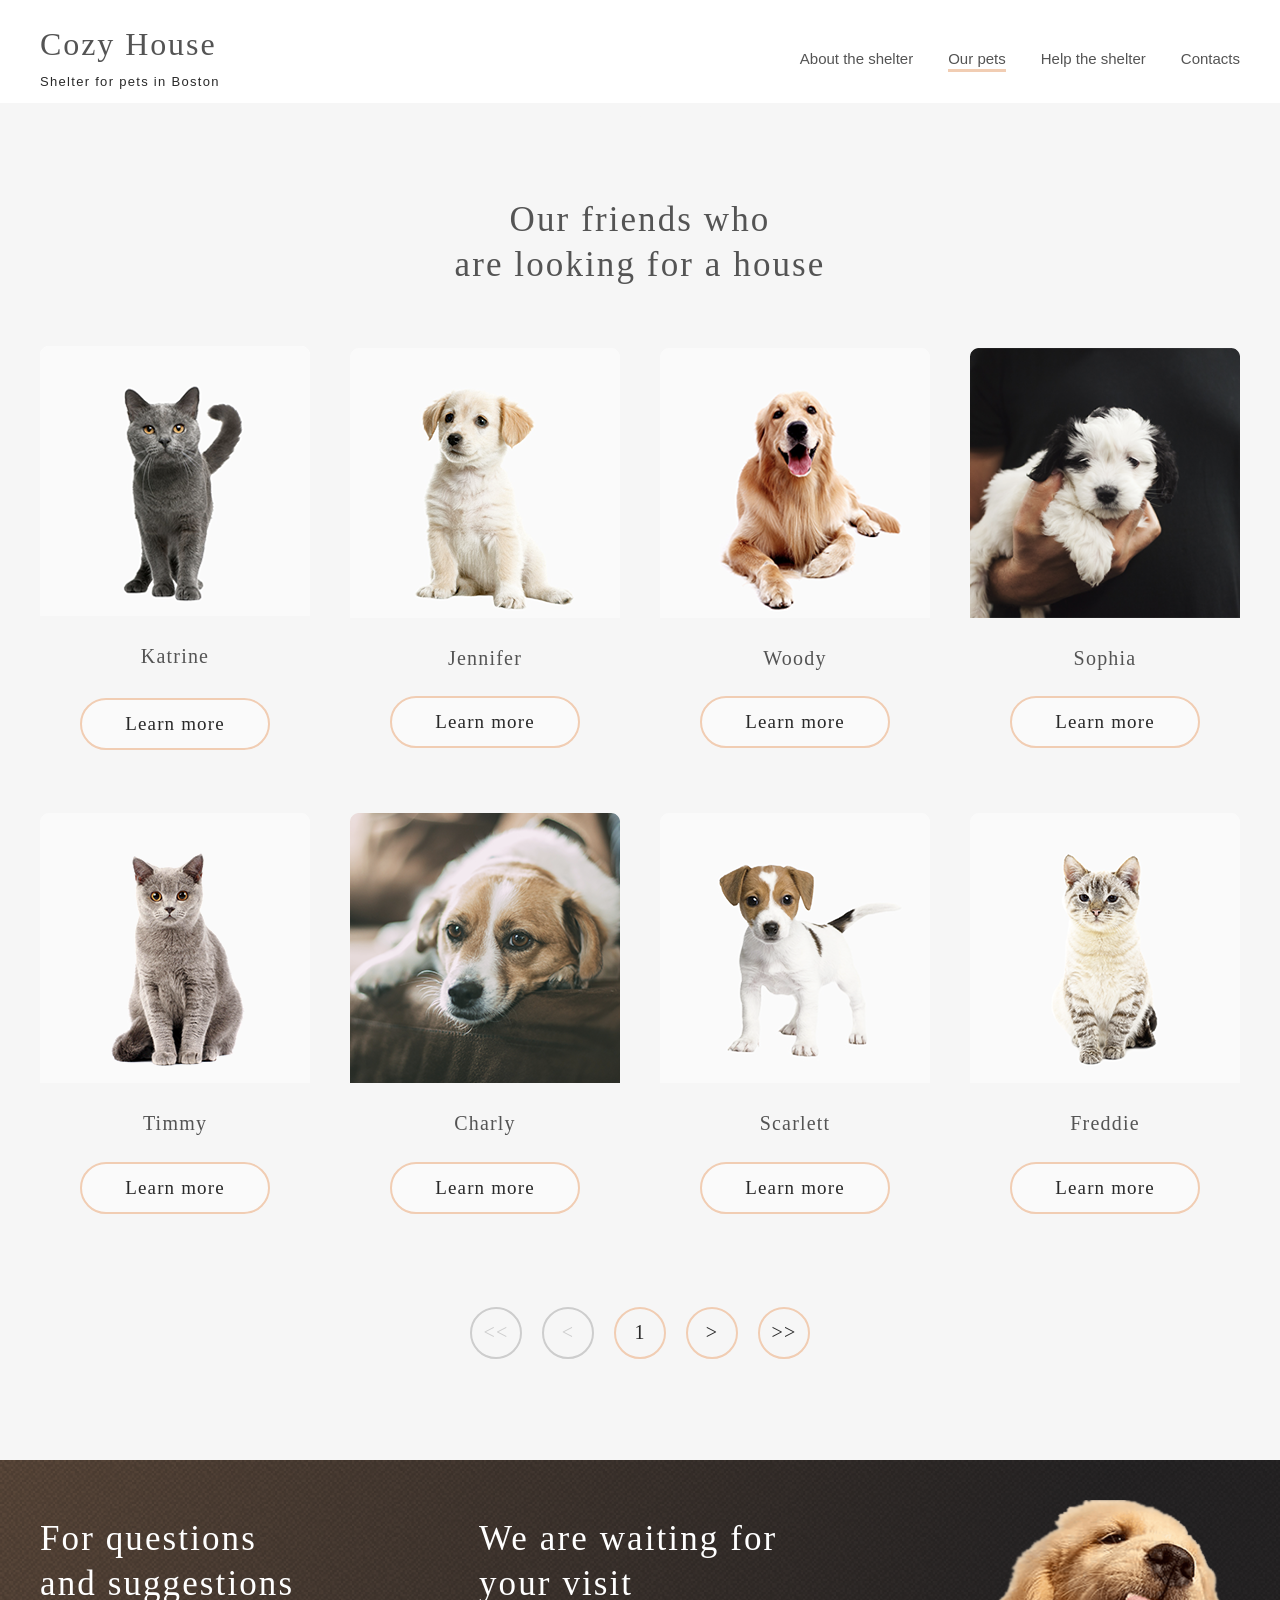
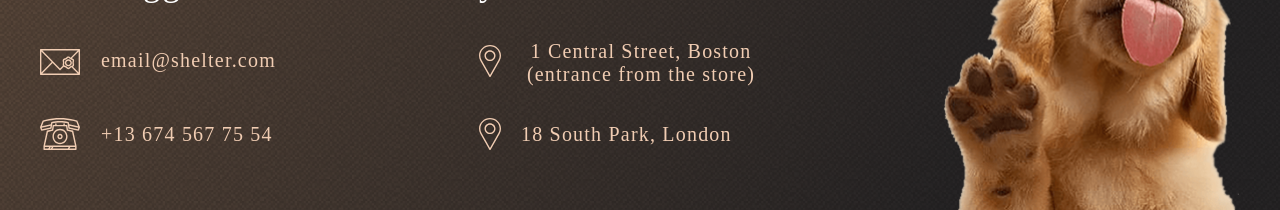
<file: shelter/src/pages/pets.html>
<!DOCTYPE html>
<html lang="en">

<head>
    <meta charset="UTF-8">
    <meta name="viewport" content="width=device-width, initial-scale=1.0">
    <link rel="shortcut icon" href="../favicon/start-screen-puppy.ico" type="image/x-icon">
    <link rel="stylesheet" href="../scss/style.css">
    <title>Pets</title>
</head>

<body>
    <div class="coverBackground"></div>
    <header class="header pets">

        <div class="wrapper wrap">
            <div class="logo">
                <h2 class="logo font-Georgia">
                    <a href="./../../index.html" class="logo-link pets">
                        Cozy House
                    </a>
                </h2>
                <p class="logo-text font-Arial pets">
                    Shelter for pets in Boston
                </p>
            </div>
            <nav class="header-nav">
                <ul class="header-list">
                    <li class="header-item">
                        <a href="../../index.html" class="header-link pets text-nav-links font-Arial">
                            About the shelter
                        </a>
                    </li>
                    <li class="header-item">
                        <a href="#!" class="header-link active disabled-cursor pets text-nav-links font-Arial">
                            Our pets
                        </a>
                    </li>
                    <li class="header-item">
                        <a href="../../index.html#help" class="header-link pets text-nav-links font-Arial">
                            Help the shelter
                        </a>
                    </li>
                    <li class="header-item">
                        <a href="#contacts" class="header-link pets text-nav-links font-Arial">
                            Contacts
                        </a>
                    </li>
                </ul>
            </nav>
            <div class="header-burger pets">
                <span class="burger"></span>
                <span class="burger"></span>
                <span class="burger"></span>
            </div>
        </div>
    </header>
    <main class="main">
        <section class="our-friends pets">
            <div class="wrap">
                <h1 class="text-h1 pets">
                    .
                </h1>
                <h2 class="our-friends__h2 pets font-Georgia text-h2-dark">
                    Our friends who
                    <br>
                    are looking for a house
                </h2>
                <div class="our-friends__container pets">
                    <div class="our-friend__cards pets pet-cards">
                        <div class="our-friends__card-content pet" id="4">
                            <img src="../img/pets-Katrine!.png" alt="cat" class="pet-image">
                            <h4 class="our-friends__card-h4 text-h4-dark">
                                Katrine
                            </h4>
                            <button class="our-friend_card-btn btn-friends">
                                Learn more
                            </button>
                        </div>
                        <div class="our-friends__card-content pet" id="0">
                            <img src="../img/pets-Jennifer!.png" alt="cat" class="pet-image">
                            <h4 class="our-friends__card-text text-h4-dark">
                                Jennifer
                            </h4>
                            <button class="our-friend_card-btn btn-friends">
                                Learn more
                            </button>
                        </div>
                        <div class="our-friends__card-content pet" id="2">
                            <img src="../img/pets-Woody!.png" alt="cat" class="pet-image">
                            <h4 class="our-friends__card-text text-h4-dark">
                                Woody
                            </h4>
                            <button class="our-friend_card-btn btn-friends">
                                Learn more
                            </button>
                        </div>
                        <div class="our-friends__card-content pet" id="1">
                            <img src="../img/pets-Sophia!.png" alt="dog" class="pet-image">
                            <h4 class="our-friends__card-text text-h4-dark">
                                Sophia
                            </h4>
                            <button class="our-friend_card-btn btn-friends">
                                Learn more
                            </button>
                        </div>
                        <div class="our-friends__card-content pet" id="5">
                            <img src="../img/pets-Timmy!.png" alt="cat" class="pet-image">
                            <h4 class="our-friends__card-text text-h4-dark">
                                Timmy
                            </h4>
                            <button class="our-friend_card-btn btn-friends">
                                Learn more
                            </button>
                        </div>
                        <div class="our-friends__card-content pet" id="7">
                            <img src="../img/pets-Charly!.png" alt="dog" class="pet-image">
                            <h4 class="our-friends__card-text text-h4-dark">
                                Charly
                            </h4>
                            <button class="our-friend_card-btn btn-friends">
                                Learn more
                            </button>
                        </div>
                        <div class="our-friends__card-content pet" id="3">
                            <img src="../img/pets-Scarlett!.png" alt="dog" class="pet-image">
                            <h4 class="our-friends__card-text text-h4-dark">
                                Scarlett
                            </h4>
                            <button class="our-friend_card-btn btn-friends">
                                Learn more
                            </button>
                        </div>
                        <div class="our-friends__card-content pet" id="6">
                            <img src="../img/pets-Freddie!.png" alt="cat" class="pet-image">
                            <h4 class="our-friends__card-text text-h4-dark">
                                Freddie
                            </h4>
                            <button class="our-friend_card-btn btn-friends">
                                Learn more
                            </button>
                        </div>
                    </div>
                </div>
                <div class="pets-pagination">
                    <div class="pagination__allBack disabled pagination-btn">
                        <a href="#!" class="allBack font-Georgia disabled-cursor">
                            &#60;&#60;
                        </a>
                    </div>
                    <div class="pagination__back disabled pagination-btn">
                        <a href="#!" class="back font-Georgia disabled-cursor">
                            &#60;
                        </a>
                    </div>
                    <div class="pagination__number-page pagination-btn">
                        <a href="#!" class="number-page font-Georgia">
                            1
                        </a>
                    </div>
                    <div class="pagination__ahead pagination-btn">
                        <a href="#!" class="ahead font-Georgia">
                            &#62;
                        </a>
                    </div>
                    <div class="pagination__allAhead pagination-btn">
                        <a href="#!" class="allAhead font-Georgia">
                            &#62;&#62;
                        </a>
                    </div>
                </div>
            </div>
        </section>
    </main>
    <footer id="contacts" class="footer">
        <div class="wrap">
            <div class="footer-container">
                <div class="footer-contacts">
                    <h2 class="footer-contacts__h2 font-Georgia text-h2-light">
                        For questions and suggestions
                    </h2>
                    <div class="box-contacts">
                        <div class="contact-mail">
                            <svg width="40" height="26" viewBox="0 0 40 26" fill="none"
                                xmlns="http://www.w3.org/2000/svg">
                                <path
                                    d="M39.315 0H0.684964C0.5033 0 0.329077 0.0732456 0.200621 0.203625C0.0721657 0.334003 0 0.510836 0 0.695219V25.3048C0 25.4892 0.0721657 25.666 0.200621 25.7964C0.329077 25.9268 0.5033 26 0.684964 26H39.315C39.4967 26 39.6709 25.9268 39.7994 25.7964C39.9278 25.666 40 25.4892 40 25.3048V0.695219C40 0.510836 39.9278 0.334003 39.7994 0.203625C39.6709 0.0732456 39.4967 0 39.315 0ZM32.5774 15.0331C32.6846 15.5259 32.7954 16.0355 32.6513 16.2882C32.4966 16.5596 31.9966 16.7173 31.5131 16.8699C31.1316 16.9902 30.7373 17.1147 30.3857 17.3212C30.0461 17.5206 29.7523 17.8001 29.4683 18.0704C29.0772 18.4426 28.7079 18.794 28.374 18.794C28.04 18.794 27.6706 18.4425 27.2797 18.0704C26.9956 17.8001 26.7018 17.5205 26.3622 17.3212C26.0107 17.1147 25.6163 16.9903 25.2348 16.8699C24.7513 16.7173 24.2513 16.5596 24.0967 16.2882C23.9526 16.0355 24.0633 15.5259 24.1705 15.0331C24.2584 14.6285 24.3493 14.2103 24.3493 13.7821C24.3493 13.354 24.2584 12.9356 24.1705 12.5311C24.0633 12.0383 23.9526 11.5288 24.0967 11.2759C24.2513 11.0046 24.7513 10.8468 25.2348 10.6942C25.6163 10.5739 26.0107 10.4494 26.3622 10.243C26.7018 10.0435 26.9956 9.76403 27.2797 9.49373C27.6706 9.12165 28.04 8.77015 28.374 8.77015C28.7079 8.77015 29.0773 9.12165 29.4683 9.49373C29.7523 9.76403 30.0461 10.0435 30.3857 10.243C30.7373 10.4493 31.1316 10.5738 31.5131 10.6941C31.9966 10.8467 32.4966 11.0045 32.6512 11.2758C32.7954 11.5286 32.6846 12.0381 32.5774 12.5309C32.4895 12.9354 32.3986 13.3537 32.3986 13.7819C32.3986 14.2102 32.4895 14.6286 32.5774 15.0331ZM30.5975 8.66076C30.5345 8.60237 30.4705 8.54156 30.4053 8.47955C29.8904 7.98955 29.2497 7.3798 28.374 7.3798C27.4982 7.3798 26.8575 7.98955 26.3426 8.47955C26.1045 8.70609 25.8796 8.92013 25.6761 9.03961C25.4574 9.168 25.1518 9.26449 24.8281 9.36655C24.1276 9.58763 23.3336 9.8381 22.9109 10.5797C22.5001 11.3004 22.6768 12.1134 22.8328 12.8307C22.9081 13.1777 22.9794 13.5055 22.9794 13.7821C22.9794 14.0587 22.9081 14.3866 22.8328 14.7336C22.6975 15.3556 22.5473 16.0496 22.7775 16.693L19.9997 19.5464L2.32449 1.39044H37.6748L30.5975 8.66076ZM11.7007 13L1.36993 23.6116V2.38812L11.7007 13ZM12.6635 13.989L19.5124 21.0242C19.5761 21.0896 19.6519 21.1416 19.7356 21.177C19.8192 21.2125 19.9089 21.2308 19.9996 21.2308C20.0902 21.2308 20.18 21.2125 20.2636 21.177C20.3472 21.1416 20.4231 21.0896 20.4868 21.0242L23.6841 17.7398C24.044 17.9494 24.4495 18.0781 24.8281 18.1976C25.1518 18.2997 25.4575 18.3962 25.6761 18.5245C25.8796 18.644 26.1044 18.8581 26.3426 19.0846C26.8575 19.5746 27.4982 20.1844 28.374 20.1844C29.2496 20.1844 29.8904 19.5746 30.4053 19.0846C30.6434 18.858 30.8682 18.644 31.0718 18.5244C31.2043 18.4466 31.3691 18.3806 31.5502 18.3179L37.675 24.6094H2.32431L12.6635 13.989ZM32.9664 17.7946C33.3117 17.6108 33.6223 17.3612 33.8371 16.9846C34.2479 16.2639 34.0711 15.4508 33.9151 14.7336C33.8398 14.3866 33.7686 14.0587 33.7686 13.7821C33.7686 13.5055 33.8398 13.1777 33.9151 12.8307C34.0711 12.1134 34.2479 11.3005 33.837 10.5797C33.4142 9.8381 32.6203 9.58763 31.9197 9.36655L31.8559 9.34634L38.6301 2.38738V23.6122L32.9664 17.7946Z"
                                    fill="#F1CDB3" />
                                <path
                                    d="M28.374 10.2424C26.451 10.2424 24.8865 11.8302 24.8865 13.782C24.8865 15.7337 26.451 17.3215 28.374 17.3215C30.297 17.3215 31.8614 15.7337 31.8614 13.782C31.8614 11.8302 30.2969 10.2424 28.374 10.2424ZM28.374 15.9311C27.2064 15.9311 26.2564 14.967 26.2564 13.782C26.2564 12.5969 27.2063 11.6328 28.374 11.6328C29.5416 11.6328 30.4915 12.5969 30.4915 13.782C30.4915 14.967 29.5415 15.9311 28.374 15.9311Z"
                                    fill="#F1CDB3" />
                            </svg>
                            <a href="mailto:email@shelter.com" class="footer-mail font-Georgia text-h4-brown">
                                email@shelter.com
                            </a>
                        </div>
                        <div class="contact-phone">
                            <svg width="40" height="32" viewBox="0 0 40 32" fill="none"
                                xmlns="http://www.w3.org/2000/svg">
                                <path
                                    d="M39.9461 8.89543L37.5102 2.9049C37.4685 2.80251 37.4043 2.71139 37.3226 2.63868C37.2408 2.56598 37.1437 2.51367 37.0389 2.48585L34.111 1.70799C25.5388 -0.569376 14.4609 -0.569281 5.88906 1.70799L2.96105 2.48585C2.85626 2.51367 2.75918 2.56598 2.67743 2.63868C2.59568 2.71139 2.53147 2.80251 2.48984 2.9049L0.0539764 8.89543C-0.0131281 9.06038 -0.0178273 9.24503 0.0407965 9.41333L1.01509 12.2089C1.07166 12.3713 1.18339 12.5075 1.32986 12.5925C1.47633 12.6775 1.64776 12.7056 1.8128 12.6717L11.0692 10.7747C11.2084 10.7462 11.3359 10.675 11.4348 10.5706C11.5337 10.4661 11.5993 10.3334 11.623 10.19L12.4245 5.32594C16.8365 4.18994 23.1635 4.18994 27.5753 5.32594L28.3769 10.19C28.4006 10.3335 28.4662 10.4663 28.5651 10.5707C28.664 10.6751 28.7915 10.7463 28.9307 10.7748L38.187 12.6718C38.352 12.7056 38.5234 12.6774 38.6699 12.5924C38.8164 12.5075 38.9281 12.3714 38.9848 12.209L39.9592 9.41343C40.0178 9.2451 40.0131 9.06043 39.9461 8.89543ZM2.13193 11.1412L1.63183 9.70624L10.5973 7.78606L10.321 9.46295L2.13193 11.1412ZM11.6222 4.0568C11.4935 4.09314 11.3777 4.16636 11.2883 4.26784C11.1989 4.36933 11.1396 4.49486 11.1174 4.62969L10.848 6.26453L1.85991 8.1896L3.65015 3.78707L6.2409 3.09877C14.5991 0.878304 25.4007 0.878208 33.7593 3.09877L36.35 3.78707L38.1403 8.1896L29.1522 6.26453L28.8828 4.62969C28.8606 4.49487 28.8013 4.36936 28.7119 4.26788C28.6224 4.1664 28.5066 4.09318 28.378 4.0568C23.6016 2.70615 16.3984 2.70615 11.6222 4.0568ZM37.8681 11.1412L29.6792 9.46295L29.4028 7.78606L38.3682 9.70624L37.8681 11.1412Z"
                                    fill="#F1CDB3" />
                                <path
                                    d="M33.2901 13.1186C33.261 12.9842 33.1948 12.8612 33.0995 12.7643C33.0041 12.6673 32.8836 12.6005 32.7522 12.5717L27.9776 11.526L27.3764 7.51395C27.351 7.34431 27.2672 7.18959 27.1401 7.07781C27.013 6.96603 26.851 6.90458 26.6835 6.90458H24.814V5.96398C24.814 5.56724 24.5002 5.2456 24.1129 5.2456C23.7257 5.2456 23.4119 5.56724 23.4119 5.96398V6.90458H16.5882V5.96398C16.5882 5.56724 16.2744 5.2456 15.8871 5.2456C15.4999 5.2456 15.1861 5.56724 15.1861 5.96398V6.90458H13.3166C13.1491 6.90458 12.9871 6.96603 12.86 7.07781C12.7329 7.18959 12.6491 7.34431 12.6237 7.51395L12.0224 11.526L7.24791 12.5717C7.11654 12.6005 6.996 12.6673 6.90063 12.7643C6.80527 12.8612 6.73908 12.9842 6.70996 13.1186L3.46796 28.0878C3.45692 28.1389 3.45134 28.1911 3.45132 28.2434V31.2816C3.45132 31.4721 3.52519 31.6549 3.65666 31.7896C3.78814 31.9243 3.96645 32 4.15239 32H35.8477C36.0336 32 36.212 31.9243 36.3434 31.7896C36.4749 31.6549 36.5488 31.4721 36.5488 31.2816V28.2434C36.5488 28.1911 36.5432 28.1389 36.5321 28.0878L33.2901 13.1186ZM7.98131 13.8802L12.7885 12.8273C12.9276 12.7968 13.0544 12.7238 13.152 12.6178C13.2496 12.5118 13.3134 12.3779 13.335 12.2338L13.9183 8.34134H26.0819L26.6651 12.2338C26.6867 12.3779 26.7505 12.5118 26.8481 12.6178C26.9457 12.7238 27.0725 12.7968 27.2115 12.8273L32.0189 13.8802L34.9741 27.5251H5.0261L7.98131 13.8802ZM11.7966 28.9618L10.8935 30.5632H9.82782L10.7309 28.9618H11.7966ZM13.416 28.9618H28.6721L27.769 30.5632H12.513L13.416 28.9618ZM4.85345 28.9618H9.11142L8.20836 30.5632H4.85345V28.9618ZM29.3885 30.5632L30.2916 28.9618H35.1466V30.5632H29.3885Z"
                                    fill="#F1CDB3" />
                                <path
                                    d="M20 26.1606C24.1492 26.1606 27.5248 22.7016 27.5248 18.45C27.5248 14.1983 24.1492 10.7393 20 10.7393C15.8509 10.7393 12.4753 14.1983 12.4753 18.45C12.4753 22.7016 15.8509 26.1606 20 26.1606ZM20 12.1761C23.3761 12.1761 26.1227 14.9905 26.1227 18.45C26.1227 21.9094 23.3761 24.7238 20 24.7238C16.624 24.7238 13.8774 21.9094 13.8774 18.45C13.8774 14.9905 16.624 12.1761 20 12.1761Z"
                                    fill="#F1CDB3" />
                                <path
                                    d="M20 21.1847C21.4717 21.1847 22.6691 19.9578 22.6691 18.4497C22.6691 16.9416 21.4717 15.7147 20 15.7147C18.5283 15.7147 17.3309 16.9416 17.3309 18.4497C17.3309 19.9578 18.5283 21.1847 20 21.1847ZM20 17.1514C20.6987 17.1514 21.267 17.7338 21.267 18.4497C21.267 19.1656 20.6987 19.7479 20 19.7479C19.3014 19.7479 18.733 19.1656 18.733 18.4497C18.733 17.7339 19.3014 17.1514 20 17.1514Z"
                                    fill="#F1CDB3" />
                            </svg>
                            <a href="tel:+13&nbsp674&nbsp567&nbsp75&nbsp54"
                                class="footer-phone font-Georgia text-h4-brown">
                                +13 674 567 75 54
                            </a>
                        </div>
                    </div>
                </div>
                <div class="footer-location">
                    <h2 class="footer-location__h2 font-Georgia text-h2-light">
                        We are waiting for your visit
                    </h2>
                    <div class="box-location">
                        <div class="loaction-first">
                            <div class="marker">
                                <svg width="22" height="32" viewBox="0 0 22 32" fill="none"
                                    xmlns="http://www.w3.org/2000/svg">
                                    <path
                                        d="M11 0C4.93475 0 3.05176e-05 4.78519 3.05176e-05 10.6667C3.05176e-05 12.4323 0.455262 14.1829 1.32067 15.7357L10.3985 31.6562C10.5193 31.8685 10.7496 32 11 32C11.2504 32 11.4807 31.8685 11.6016 31.6562L20.6827 15.7304C21.5448 14.1829 22 12.4323 22 10.6666C22 4.78519 17.0653 0 11 0ZM19.4762 15.0905L11 29.9557L2.52717 15.0964C1.7732 13.7435 1.37507 12.2116 1.37507 10.6667C1.37507 5.52019 5.69278 1.33337 11 1.33337C16.3073 1.33337 20.625 5.52025 20.625 10.6667C20.625 12.2116 20.2269 13.7435 19.4762 15.0905Z"
                                        fill="#F1CDB3" />
                                    <path
                                        d="M11 5.33329C7.9674 5.33329 5.50008 7.72585 5.50008 10.6666C5.50008 13.6074 7.9674 16 11 16C14.0327 16 16.5 13.6074 16.5 10.6667C16.5 7.72592 14.0327 5.33329 11 5.33329ZM11 14.6667C8.72537 14.6667 6.87505 12.8724 6.87505 10.6667C6.87505 8.46092 8.72537 6.66667 11 6.66667C13.2747 6.66667 15.125 8.46092 15.125 10.6667C15.125 12.8724 13.2747 14.6667 11 14.6667Z"
                                        fill="#F1CDB3" />
                                </svg>
                            </div>
                            <a href="https://maps.app.goo.gl/XbDv5cUdUJy2KnbQ7"
                                class="location-usa font-Georgia text-h4-brown">
                                1 Central Street, Boston (entrance from the store)
                            </a>
                        </div>
                        <div class="location-second">
                            <svg width="22" height="32" viewBox="0 0 22 32" fill="none"
                                xmlns="http://www.w3.org/2000/svg">
                                <path
                                    d="M11 0C4.93475 0 3.05176e-05 4.78519 3.05176e-05 10.6667C3.05176e-05 12.4323 0.455262 14.1829 1.32067 15.7357L10.3985 31.6562C10.5193 31.8685 10.7496 32 11 32C11.2504 32 11.4807 31.8685 11.6016 31.6562L20.6827 15.7304C21.5448 14.1829 22 12.4323 22 10.6666C22 4.78519 17.0653 0 11 0ZM19.4762 15.0905L11 29.9557L2.52717 15.0964C1.7732 13.7435 1.37507 12.2116 1.37507 10.6667C1.37507 5.52019 5.69278 1.33337 11 1.33337C16.3073 1.33337 20.625 5.52025 20.625 10.6667C20.625 12.2116 20.2269 13.7435 19.4762 15.0905Z"
                                    fill="#F1CDB3" />
                                <path
                                    d="M11 5.33329C7.9674 5.33329 5.50008 7.72585 5.50008 10.6666C5.50008 13.6074 7.9674 16 11 16C14.0327 16 16.5 13.6074 16.5 10.6667C16.5 7.72592 14.0327 5.33329 11 5.33329ZM11 14.6667C8.72537 14.6667 6.87505 12.8724 6.87505 10.6667C6.87505 8.46092 8.72537 6.66667 11 6.66667C13.2747 6.66667 15.125 8.46092 15.125 10.6667C15.125 12.8724 13.2747 14.6667 11 14.6667Z"
                                    fill="#F1CDB3" />
                            </svg>
                            <a href="https://maps.app.goo.gl/RS39LcLKRDq61uw47"
                                class="location-london font-Georgia text-h4-brown">
                                18 South Park, London
                            </a>
                        </div>
                    </div>
                </div>
                <img src="../img/footer-puppy.png" alt="puppy" class="footer-img">
            </div>
        </div>
    </footer>
    <!-- <div class="wrap-popUp">
        <div class="popUp pets">
        </div>
    </div> -->
    <script type="module" src="../../index.js"></script>
    <!-- <script type="module" src="./../components_js/popUp.js"></script> -->
</body>

</html>
</file>
<file: shelter/src/scss/style.css>
@charset "UTF-8";
/*! normalize.css v8.0.1 | MIT License | github.com/necolas/normalize.css */
/* Document
   ========================================================================== */
/**
 * 1. Correct the line height in all browsers.
 * 2. Prevent adjustments of font size after orientation changes in iOS.
 */
html {
  line-height: 1.15;
  /* 1 */
  -webkit-text-size-adjust: 100%;
  /* 2 */
}

/* Sections
     ========================================================================== */
/**
   * Remove the margin in all browsers.
   */
body {
  margin: 0;
}

/**
   * Render the `main` element consistently in IE.
   */
main {
  display: block;
}

/**
   * Correct the font size and margin on `h1` elements within `section` and
   * `article` contexts in Chrome, Firefox, and Safari.
   */
h1 {
  font-size: 2em;
  margin: 0.67em 0;
}

/* Grouping content
     ========================================================================== */
/**
   * 1. Add the correct box sizing in Firefox.
   * 2. Show the overflow in Edge and IE.
   */
hr {
  box-sizing: content-box;
  /* 1 */
  height: 0;
  /* 1 */
  overflow: visible;
  /* 2 */
}

/**
   * 1. Correct the inheritance and scaling of font size in all browsers.
   * 2. Correct the odd `em` font sizing in all browsers.
   */
pre {
  font-family: monospace, monospace;
  /* 1 */
  font-size: 1em;
  /* 2 */
}

/* Text-level semantics
     ========================================================================== */
/**
   * Remove the gray background on active links in IE 10.
   */
a {
  background-color: transparent;
}

/**
   * 1. Remove the bottom border in Chrome 57-
   * 2. Add the correct text decoration in Chrome, Edge, IE, Opera, and Safari.
   */
abbr[title] {
  border-bottom: none;
  /* 1 */
  text-decoration: underline;
  /* 2 */
  -webkit-text-decoration: underline dotted;
          text-decoration: underline dotted;
  /* 2 */
}

/**
   * Add the correct font weight in Chrome, Edge, and Safari.
   */
b,
strong {
  font-weight: bolder;
}

/**
   * 1. Correct the inheritance and scaling of font size in all browsers.
   * 2. Correct the odd `em` font sizing in all browsers.
   */
code,
kbd,
samp {
  font-family: monospace, monospace;
  /* 1 */
  font-size: 1em;
  /* 2 */
}

/**
   * Add the correct font size in all browsers.
   */
small {
  font-size: 80%;
}

/**
   * Prevent `sub` and `sup` elements from affecting the line height in
   * all browsers.
   */
sub,
sup {
  font-size: 75%;
  line-height: 0;
  position: relative;
  vertical-align: baseline;
}

sub {
  bottom: -0.25em;
}

sup {
  top: -0.5em;
}

/* Embedded content
     ========================================================================== */
/**
   * Remove the border on images inside links in IE 10.
   */
img {
  border-style: none;
}

/* Forms
     ========================================================================== */
/**
   * 1. Change the font styles in all browsers.
   * 2. Remove the margin in Firefox and Safari.
   */
button,
input,
optgroup,
select,
textarea {
  font-family: inherit;
  /* 1 */
  font-size: 100%;
  /* 1 */
  line-height: 1.15;
  /* 1 */
  margin: 0;
  /* 2 */
}

/**
   * Show the overflow in IE.
   * 1. Show the overflow in Edge.
   */
button,
input {
  /* 1 */
  overflow: visible;
}

/**
   * Remove the inheritance of text transform in Edge, Firefox, and IE.
   * 1. Remove the inheritance of text transform in Firefox.
   */
button,
select {
  /* 1 */
  text-transform: none;
}

/**
   * Correct the inability to style clickable types in iOS and Safari.
   */
button,
[type=button],
[type=reset],
[type=submit] {
  -webkit-appearance: button;
}

/**
   * Remove the inner border and padding in Firefox.
   */
button::-moz-focus-inner,
[type=button]::-moz-focus-inner,
[type=reset]::-moz-focus-inner,
[type=submit]::-moz-focus-inner {
  border-style: none;
  padding: 0;
}

/**
   * Restore the focus styles unset by the previous rule.
   */
button:-moz-focusring,
[type=button]:-moz-focusring,
[type=reset]:-moz-focusring,
[type=submit]:-moz-focusring {
  outline: 1px dotted ButtonText;
}

/**
   * Correct the padding in Firefox.
   */
fieldset {
  padding: 0.35em 0.75em 0.625em;
}

/**
   * 1. Correct the text wrapping in Edge and IE.
   * 2. Correct the color inheritance from `fieldset` elements in IE.
   * 3. Remove the padding so developers are not caught out when they zero out
   *    `fieldset` elements in all browsers.
   */
legend {
  box-sizing: border-box;
  /* 1 */
  color: inherit;
  /* 2 */
  display: table;
  /* 1 */
  max-width: 100%;
  /* 1 */
  padding: 0;
  /* 3 */
  white-space: normal;
  /* 1 */
}

/**
   * Add the correct vertical alignment in Chrome, Firefox, and Opera.
   */
progress {
  vertical-align: baseline;
}

/**
   * Remove the default vertical scrollbar in IE 10+.
   */
textarea {
  overflow: auto;
}

/**
   * 1. Add the correct box sizing in IE 10.
   * 2. Remove the padding in IE 10.
   */
[type=checkbox],
[type=radio] {
  box-sizing: border-box;
  /* 1 */
  padding: 0;
  /* 2 */
}

/**
   * Correct the cursor style of increment and decrement buttons in Chrome.
   */
[type=number]::-webkit-inner-spin-button,
[type=number]::-webkit-outer-spin-button {
  height: auto;
}

/**
   * 1. Correct the odd appearance in Chrome and Safari.
   * 2. Correct the outline style in Safari.
   */
[type=search] {
  -webkit-appearance: textfield;
  /* 1 */
  outline-offset: -2px;
  /* 2 */
}

/**
   * Remove the inner padding in Chrome and Safari on macOS.
   */
[type=search]::-webkit-search-decoration {
  -webkit-appearance: none;
}

/**
   * 1. Correct the inability to style clickable types in iOS and Safari.
   * 2. Change font properties to `inherit` in Safari.
   */
::-webkit-file-upload-button {
  -webkit-appearance: button;
  /* 1 */
  font: inherit;
  /* 2 */
}

/* Interactive
     ========================================================================== */
/*
   * Add the correct display in Edge, IE 10+, and Firefox.
   */
details {
  display: block;
}

/*
   * Add the correct display in all browsers.
   */
summary {
  display: list-item;
}

/* Misc
     ========================================================================== */
/**
   * Add the correct display in IE 10+.
   */
template {
  display: none;
}

/**
   * Add the correct display in IE 10.
   */
[hidden] {
  display: none;
}

.btn {
  cursor: pointer;
  border-radius: 100px;
  padding: 15px 45px;
  width: 207px;
  height: 52px;
  border: none;
  background-color: #f1cdb3;
  font-weight: 400;
  font-size: 17px;
  line-height: 22px;
  letter-spacing: 0.06em;
  color: #292929;
  transition: 0.4s all;
}
.btn:hover {
  background: #fddcc4;
}

.btn-friends {
  cursor: pointer;
  border-radius: 100px;
  width: 207px;
  height: 52px;
  border: none;
  background-color: #f1cdb3;
  font-weight: 400;
  font-size: 17px;
  line-height: 22px;
  letter-spacing: 0.06em;
  color: #292929;
  transition: 0.4s all;
}
.btn-friends:hover {
  background: #fddcc4;
}

.header-burger {
  width: 30px;
  transition: 0.4s all;
  z-index: 99;
}
.header-burger .burger::after {
  content: "";
  display: inline-block;
  margin-bottom: 3px;
  border: 2px solid #f1cdb3;
  width: 30px;
  height: 0px;
}

.header-burger.active-burger {
  transform: rotate(90deg);
  transition: 0.4s all;
}

.header-burger.pets .burger::after {
  border: 2px solid #000;
}

.header-burger.disabled {
  display: none;
}

.header-burger.pets.disabled {
  display: none;
}

.header-nav.disabled-nav {
  display: none;
}

.burger-menu {
  background: #292929;
  width: 100%;
  height: 100vh;
  max-width: 320px;
  position: fixed;
  top: 0;
  right: -320px;
  display: flex !important;
  flex-direction: column;
  justify-content: center;
  align-items: center;
  text-align: center;
  transition: 0.7s ease;
  z-index: 99;
}

.burger-menu.active {
  right: 0;
}

.header .wrapper .header-nav .header-list.burgerMenu-active {
  display: flex;
  align-items: center;
  justify-content: flex-start;
  flex-direction: column;
  gap: 40px;
  transition: 0.8s ease;
  padding: 0;
}
.header .wrapper .header-nav .header-list.burgerMenu-active .header-item {
  margin-left: 0;
}
.header .wrapper .header-nav .header-list.burgerMenu-active .header-link {
  font-size: 32px;
  line-height: 51px;
  color: #cdcdcd;
}

.no-scroll {
  overflow-y: hidden;
}

.popUp {
  position: absolute;
  top: 50%;
  left: 50%;
  /* коррекция положения элемента */
  transform: translate(-50%, -50%);
  box-shadow: 0 2px 35px 14px rgba(13, 13, 13, 0.04);
  border-radius: 10px;
  background: #fafafa;
  z-index: 60;
}
.popUp .popUp-container {
  position: relative;
  width: 900px;
  height: 500px;
  display: flex;
  flex-wrap: wrap;
  justify-content: space-around;
  align-items: left;
}
.popUp .popUp-container .popUp__btn {
  position: absolute;
  top: -55px;
  right: -40px;
  border-radius: 100px;
  border: 2px solid #fddcc4;
  padding: 20px;
  display: inline-block;
  transition: 0.4s all;
}
.popUp .popUp-container .popUp__btn:hover {
  cursor: pointer;
  background-color: #fddcc4;
}
.popUp .popUp-container .popUp-img {
  border-radius: 10px;
  width: 500px;
  height: 500px;
}
.popUp .popUp-container .popUp-contants {
  width: 363px;
}
.popUp .popUp-container .popUp-contants .popUp__title-pet {
  font-family: "Georgia", sans-serif;
  font-weight: 400;
  font-size: 35px;
  line-height: 45px;
  letter-spacing: 0.06em;
  color: #000;
  margin: 50px 0 0px;
}
.popUp .popUp-container .popUp-contants .popUp__text-pet {
  font-family: "Georgia", sans-serif;
  font-weight: 400;
  font-size: 20px;
  line-height: 23px;
  letter-spacing: 0.06em;
  color: #000;
  margin: 9px 0 42px;
}
.popUp .popUp-container .popUp-contants .popUp__text {
  font-family: "Georgia", sans-serif;
  font-weight: 400;
  font-size: 15px;
  line-height: 16px;
  letter-spacing: 0.06em;
  color: #000;
  margin: 0 10px 45px 0;
}
.popUp .popUp-container .popUp-contants .popUp__list-info {
  padding-left: 14px;
}
.popUp .popUp-container .popUp-contants .popUp__list-info .list-info {
  font-family: "Georgia", sans-serif;
  font-size: 15px;
  line-height: 16px;
  letter-spacing: 0.06em;
  color: #000;
  list-style-type: disc;
  margin-bottom: 12px;
}
.popUp .popUp-container .popUp-contants .popUp__list-info .list-info::marker {
  color: #F1CDB3;
}

@media screen and (max-width: 770px) {
  .popUp {
    position: absolute;
  }
  .popUp .popUp-container {
    position: relative;
    width: 630px;
    height: 350px;
  }
  .popUp .popUp-container .popUp-img {
    border-radius: 9px 0 0 9px;
    width: 349px;
    height: 350px;
  }
  .popUp .popUp-container .popUp-contants {
    width: 271px;
  }
  .popUp .popUp-container .popUp-contants .popUp__title-pet {
    margin: 10px 0;
  }
  .popUp .popUp-container .popUp-contants .popUp__text-pet {
    margin: 9px 0 20px;
  }
  .popUp .popUp-container .popUp-contants .popUp__text {
    font-size: 13px;
    line-height: 14px;
    margin-bottom: 20px;
  }
  .popUp .popUp-container .popUp-contants .popUp__list-info .list-info {
    margin-bottom: 6px;
  }
}
@media screen and (max-width: 400px) {
  .popUp {
    position: absolute;
    box-shadow: 0 2px 35px 14px rgba(13, 13, 13, 0.04);
    border-radius: 10px;
    background: #fafafa;
    z-index: 60;
  }
  .popUp .popUp-container {
    position: relative;
    width: 240px;
    height: 341px;
  }
  .popUp .popUp-container .popUp__btn {
    right: -30px;
  }
  .popUp .popUp-container .popUp-img {
    border-radius: 10px;
    display: none;
  }
  .popUp .popUp-container .popUp-contants {
    width: 240px;
    padding: 10px;
    height: 341px;
  }
  .popUp .popUp-container .popUp-contants .popUp__title-pet {
    margin: 0;
    text-align: center;
  }
  .popUp .popUp-container .popUp-contants .popUp__text-pet {
    margin: 10px 0 20px;
    text-align: center;
  }
  .popUp .popUp-container .popUp-contants .popUp__text {
    font-size: 13px;
    line-height: 14px;
    margin-bottom: 23px;
    margin-right: 0;
  }
  .popUp .popUp-container .popUp-contants .popUp__list-info {
    padding-left: 13px;
  }
  .popUp .popUp-container .popUp-contants .popUp__list-info .list-info {
    margin-bottom: 7px;
  }
}
.header.pets {
  background: #fff;
}

.header {
  background-image: url(./../img/start-screen.png);
  background-size: cover;
  background-repeat: repeat;
}
.header .wrapper {
  display: flex;
  flex-wrap: wrap;
  justify-content: space-between;
  align-items: center;
  padding: 15px 40px 0px;
}
.header .wrapper .logo a {
  color: #f1cdb3;
  font-weight: 400;
  font-size: 32px;
  line-height: 35px;
  letter-spacing: 0.06em;
}
.header .wrapper .logo a.pets {
  color: #545454;
  font-weight: 400;
  font-size: 32px;
  line-height: 35px;
  letter-spacing: 0.06em;
}
.header .wrapper .logo-text {
  font-weight: 400;
  font-size: 13px;
  letter-spacing: 0.1em;
  color: #fff;
}
.header .wrapper .logo-text.pets {
  font-weight: 400;
  font-size: 13px;
  letter-spacing: 0.1em;
  color: #292929;
}
.header .wrapper .header-nav .header-list {
  display: flex;
  flex-wrap: wrap;
  justify-content: space-between;
  align-items: center;
}
.header .wrapper .header-nav .header-list .header-item {
  margin-left: 35px;
}
.header .wrapper .header-nav .header-list .header-link {
  position: relative;
  transition: all 0.5s;
}
.header .wrapper .header-nav .header-list .header-link::after {
  content: "";
  background: #f1cdb3;
  width: 0;
  height: 3px;
  position: absolute;
  left: 0;
  bottom: -5px;
  pointer-events: none;
}
.header .wrapper .header-nav .header-list .header-link:hover::after, .header .wrapper .header-nav .header-list .header-link:focus::after {
  width: 100%;
  transition: 0.7s all;
}
.header .wrapper .header-nav .header-list .header-link:first-child {
  margin-left: 0px;
}

@media screen and (max-width: 790px) {
  .header .wrapper {
    padding: 15px 30px 0px;
  }
}
@media screen and (max-width: 380px) {
  .header .wrapper {
    padding: 18px 20px 0px;
  }
  .header .wrapper .logo .logo-link {
    line-height: 33px;
  }
}
.header .not-only {
  padding: 0 40px;
  margin-top: 75px;
}
.header .not-only .not-only__container {
  display: flex;
  flex-wrap: wrap;
  justify-content: space-between;
}
.header .not-only .not-only__container .not-only__content {
  margin-top: 163px;
  width: 460px;
}
.header .not-only .not-only__container .not-only__content .not-only__h1 {
  font-weight: 400;
  font-size: 44px;
  line-height: 57px;
  color: #fff;
  width: 88%;
}
.header .not-only .not-only__container .not-only__content .not-only__text {
  font-weight: 400;
  font-size: 15px;
  line-height: 24px;
  color: #cdcdcd;
  margin: 43px 0 55px;
}

@media screen and (max-width: 790px) {
  .header .not-only {
    margin-top: 45px;
    padding: 0 30px;
  }
  .header .not-only .not-only__container {
    justify-content: center !important;
  }
  .header .not-only .not-only__container .not-only__content {
    margin-top: 0px !important;
    margin-bottom: 115px;
  }
  .header .not-only .not-only__container .not-only__content .not-only__btn {
    margin-left: 27%;
  }
  .header .not-only .not-only__container .not-only__img {
    width: 81%;
    margin-left: 18%;
  }
}
@media screen and (max-width: 760px) {
  .header .not-only {
    padding: 0 10px;
  }
  .header .not-only .not-only__container .not-only__content {
    margin-bottom: 125px;
  }
  .header .not-only .not-only__container .not-only__content .not-only__h1 {
    font-size: calc(25px + 32.3 * (100vw - 320px) / 1280);
    line-height: 32px;
    text-align: center;
    letter-spacing: 0.07em;
    margin-left: 17px;
  }
  .header .not-only .not-only__container .not-only__content .not-only__text {
    text-align: center;
  }
  .header .not-only .not-only__container .not-only__content .not-only__btn {
    margin-left: 15%;
  }
  .header .not-only .not-only__container .not-only__img {
    width: 86%;
    margin-left: 12%;
  }
}
.about .wrap .about-container {
  display: flex;
  flex-wrap: wrap;
  justify-content: space-around;
  align-items: center;
  margin: 70px 155px 100px;
}
.about .wrap .about-container .about-contant {
  width: 430px;
}
.about .wrap .about-container .about-contant .about__h2 {
  width: 95%;
  margin: 25px 0 25px 0px;
}
.about .wrap .about-container .about-contant .about__text-first {
  margin: 21px 0 26px 0;
}

@media screen and (max-width: 790px) {
  .about .wrap .about-container {
    flex-wrap: wrap-reverse;
    margin: 52px 155px 100px;
  }
  .about .wrap .about-container .about-img {
    margin-top: 64px;
  }
  .about .wrap .about-container .about-contant {
    width: 430px;
  }
  .about .wrap .about-container .about-contant .about__h2 {
    width: 95%;
    margin: 25px 0 25px 0px;
  }
  .about .wrap .about-container .about-contant .about__text-first {
    margin: 21px 0 26px 0;
  }
}
@media screen and (max-width: 760px) {
  .about .wrap .about-container {
    margin: 10px 20px 42px 24px;
  }
  .about .wrap .about-container .about-img {
    max-width: 95%;
    margin-top: 0px;
  }
  .about .wrap .about-container .about-contant .about__h2 {
    font-size: calc(25px + 17 * (100vw - 320px) / 1280);
    text-align: center;
    margin: 30px 0 25px 5px;
    line-height: 33px;
  }
  .about .wrap .about-container .about-contant .about__text {
    line-height: 23.7px;
    letter-spacing: 0.02em;
  }
}
.our-friends {
  background: #f6f6f6;
  text-align: center;
}
.our-friends .wrap .our-friends__h2 {
  padding: 80px 0 30px;
}
.our-friends .wrap .our-friends__h2.pets {
  padding: 60px 0 30px;
}
.our-friends .wrap .our-friends__container {
  display: flex;
  flex-wrap: nowrap;
  justify-content: space-between;
  align-items: center;
  margin-bottom: 75px;
  gap: 53px;
}
.our-friends .wrap .our-friends__container .wrap-slider {
  width: 1200px;
  overflow: hidden;
}
.our-friends .wrap .our-friends__container .wrap-slider .our-friend__cards {
  position: relative;
  left: -1042px;
  display: flex;
  flex-wrap: nowrap;
  align-items: center;
  gap: 53px;
}
.our-friends .wrap .our-friends__container .wrap-slider .our-friend__cards .items {
  display: flex;
  gap: 90px;
}
.our-friends .wrap .our-friends__container .wrap-slider .our-friend__cards .items .our-friends__card-content {
  background: #fafafa;
  width: 270px;
}
.our-friends .wrap .our-friends__container .wrap-slider .our-friend__cards .items .our-friends__card-content img {
  max-width: none;
}
.our-friends .wrap .our-friends__container .wrap-slider .our-friend__cards .items .our-friends__card-content:hover {
  transition: 0.7s;
  box-shadow: inset 0 0 10px rgba(0, 0, 0, 0.5);
}
.our-friends .wrap .our-friends__container .wrap-slider .our-friend__cards .items .our-friends__card-content:hover .pet-image {
  transform: scale(0.9);
  transition: 0.7s;
}
.our-friends .wrap .our-friends__container .wrap-slider .our-friend__cards .items .our-friends__card-content:hover .our-friend_card-btn {
  border: none;
  background-color: #f1cdb3;
}
.our-friends .wrap .our-friends__container .wrap-slider .our-friend__cards .items .our-friends__card-content .our-friends__card-h4 {
  margin-bottom: 30px;
}
.our-friends .wrap .our-friends__container .wrap-slider .our-friend__cards .items .our-friends__card-content .our-friend_card-btn {
  width: 190px;
  font-size: 19px;
  background-color: #fafafa;
  border: 2px solid #f1cdb3;
  border-radius: 100px;
  margin-bottom: 30px;
}
.our-friends .wrap .our-friends__container .wrap-slider .our-friend__cards .items .our-friends__card-content .our-friend_card-btn:hover {
  border: none;
  background-color: #f1cdb3;
}
.our-friends .wrap .our-friends__container .arrow-left {
  transform: rotate(180deg);
  margin-right: 38px;
}
.our-friends .wrap .our-friends__container .arrow-right {
  margin-left: 38px;
}
.our-friends .wrap .our-friends-link {
  margin: 0 auto;
  width: 262px;
  font-weight: 400;
  font-size: 17px;
  line-height: 22px;
  letter-spacing: 0.06em;
  color: #292929;
  padding: 15px 51px;
}
.our-friends .wrap .stretch {
  padding-top: 115px;
}

@keyframes move-right {
  from {
    left: -1042px;
  }
  to {
    left: -2084px;
  }
}
@keyframes move-left {
  from {
    left: -1042px;
  }
  to {
    left: 0px;
  }
}
.transition-left {
  animation-name: move-left;
  animation-duration: 3s;
}

.transition-right {
  animation-name: move-right;
  animation-duration: 3s;
}

@media screen and (max-width: 790px) {
  @keyframes move-right {
    from {
      left: -926px;
    }
    to {
      left: -1552px;
    }
  }
  @keyframes move-left {
    from {
      left: -922px;
    }
    to {
      left: -295px;
    }
  }
  .transition-left {
    animation-name: move-left;
    animation-duration: 3s;
  }
  .transition-right {
    animation-name: move-right;
    animation-duration: 3s;
  }
  .our-friends .wrap .our-friends__container {
    flex-wrap: nowrap;
    gap: 12px;
  }
  .our-friends .wrap .our-friends__container .wrap-slider {
    width: 580px;
  }
  .our-friends .wrap .our-friends__container .wrap-slider .our-friend__cards {
    left: -925px;
  }
  .our-friends .wrap .our-friends__container .wrap-slider .our-friend__cards .items {
    gap: 40px;
    flex-wrap: nowrap;
    gap: 32px;
  }
  .our-friends .wrap .our-friends__container .wrap-slider .our-friend__cards .items .our-friends__card-content {
    background: #fafafa;
  }
  .our-friends .wrap .our-friends__container .wrap-slider .our-friend__cards .items .our-friends__card-content .pet-image {
    max-width: none;
  }
  .our-friends .wrap .our-friends__container .arrow-left {
    transform: rotate(180deg);
    margin-right: 30px;
  }
  .our-friends .wrap .our-friends__container .arrow-right {
    margin-left: 28px;
  }
}
@media screen and (max-width: 760px) {
  .our-friends .wrap .our-friends__h2 {
    font-size: calc(25px + 17 * (100vw - 320px) / 1280);
    text-align: center;
    line-height: 33px;
    padding: 41px 0 20px;
  }
  .our-friends .wrap .our-friends__container {
    flex-wrap: wrap;
    margin-bottom: 57px;
  }
  .our-friends .wrap .our-friends__container .our-friend__cards {
    order: 1;
    margin-left: 23px;
  }
  .our-friends .wrap .our-friends__container .arrow {
    order: 2;
  }
  .our-friends .wrap .our-friends__container .arrow-left {
    margin: 10px 66px 0 0;
  }
  .our-friends .wrap .our-friends__container .arrow-right {
    margin: 5px 0 0 65px;
  }
  .our-friends .wrap .stretch {
    padding-top: 57px;
  }
}
@media screen and (max-width: 500px) {
  @keyframes move-right {
    from {
      left: -310px;
    }
    to {
      left: -600px;
    }
  }
  @keyframes move-left {
    from {
      left: -600px;
    }
    to {
      left: -310px;
    }
  }
}
.help {
  text-align: center;
  background: #fff;
}
.help .help-h2 {
  margin-top: 80px;
}
.help .help-container {
  display: flex;
  flex-wrap: wrap;
  justify-content: space-between;
  align-items: center;
  -moz-column-gap: 55px;
       column-gap: 55px;
  margin: 0 110px 70px;
}
.help .help-container .help-card {
  margin: 32px 20px 0;
}
.help .help-container .help-card:nth-child(6) {
  margin-left: 100px;
}
.help .help-container .help-card:last-child {
  margin-right: 100px;
}

@media screen and (max-width: 790px) {
  .help .help-container {
    -moz-column-gap: 10px;
         column-gap: 10px;
    margin: 0 48px 70px;
  }
  .help .help-container .help-card {
    width: 170px;
    margin: 32px 20px 0;
  }
  .help .help-container .help-card:nth-child(6) {
    margin-left: 20px;
  }
  .help .help-container .help-card:last-child {
    margin-right: 20px;
  }
}
@media screen and (max-width: 760px) {
  .help .wrap .help-h2 {
    font-size: calc(25px + 17 * (100vw - 320px) / 1280);
    text-align: center;
    line-height: 33px;
    margin-top: 40px;
  }
  .help .wrap .help-container {
    margin: 0 10px 30px;
  }
  .help .wrap .help-container .help-card {
    width: 130px;
    margin: 15px 5px 0;
  }
  .help .wrap .help-container .help-card .help-picture svg {
    width: 39%;
  }
  .help .wrap .help-container .help-card .help__card-h4 {
    font-size: 15px;
    margin: 13px 0 10px 0;
  }
}
.in-addition {
  background: #f6f6f6;
}
.in-addition .wrap .in-addition__container {
  display: flex;
  flex-wrap: wrap;
  align-items: center;
  margin-left: 14.4%;
  padding-bottom: 89px;
}
.in-addition .wrap .in-addition__container .in-iaddition__img {
  margin-top: 70px;
}
.in-addition .wrap .in-addition__container .in-addition__article {
  width: 33%;
  margin: 51px 60px 0 29px;
}
.in-addition .wrap .in-addition__container .in-addition__article .in-additiob__h2 {
  width: 88%;
  margin-bottom: 20px;
}
.in-addition .wrap .in-addition__container .in-addition__article .in-additiob__text {
  line-height: 16px;
  letter-spacing: 0.06em;
  margin-bottom: 20px;
}
.in-addition .wrap .in-addition__container .in-addition__article .in-addition__routing-number {
  display: flex;
  margin-bottom: 20px;
  border-radius: 9px;
  padding: 10px 15px;
  width: 350px;
  height: 43px;
  background: #f1cdb3;
}
.in-addition .wrap .in-addition__container .in-addition__article .in-addition__routing-number .routing-number {
  line-height: 23px;
  margin-left: 15px;
}

@media screen and (max-width: 790px) {
  .in-addition .wrap .in-addition__container {
    flex-wrap: wrap-reverse;
    margin-left: 17.4%;
    padding-bottom: 100px;
  }
  .in-addition .wrap .in-addition__container .in-iaddition__img {
    margin-top: 49px;
  }
  .in-addition .wrap .in-addition__container .in-addition__article {
    width: 57%;
    margin: 51px 0 0 60px;
  }
  .in-addition .wrap .in-addition__container .in-addition__article .in-addition__routing-number {
    display: flex;
    margin-bottom: 20px;
    border-radius: 9px;
    padding: 10px 15px;
    width: 350px;
    height: 43px;
    background: #f1cdb3;
  }
  .in-addition .wrap .in-addition__container .in-addition__article .in-addition__routing-number .routing-number {
    line-height: 23px;
    margin-left: 15px;
  }
}
@media screen and (max-width: 760px) {
  .in-addition .wrap .in-addition__container {
    margin: 0 10px;
    padding-bottom: 41px;
  }
  .in-addition .wrap .in-addition__container .in-iaddition__img {
    margin-top: 29px;
    margin-left: 18px;
    max-width: 88%;
  }
  .in-addition .wrap .in-addition__container .in-addition__article {
    margin: 0;
    width: 100%;
  }
  .in-addition .wrap .in-addition__container .in-addition__article .in-additiob__h2 {
    font-size: calc(25px + 17 * (100vw - 320px) / 1280);
    text-align: center;
    line-height: 33px;
    margin: 40px 37px 22px;
    width: 76%;
  }
  .in-addition .wrap .in-addition__container .in-addition__article .in-additiob__text {
    letter-spacing: 0.001em;
    margin-left: 11px;
    margin-bottom: 25px;
  }
  .in-addition .wrap .in-addition__container .in-addition__article .in-addition__routing-number {
    border-radius: 9px;
    padding: 10px 14px;
    width: 281px;
    margin-left: 10px;
  }
  .in-addition .wrap .in-addition__container .in-addition__article .in-addition__routing-number .routing-number {
    font-size: 15px;
  }
  .in-addition .wrap .in-addition__container .in-addition__article .in-addition__description {
    margin-left: 10px;
    letter-spacing: 0.036em;
  }
}
.footer {
  background-image: url(./../img/start-screen.png);
  background-size: cover;
  background-repeat: repeat;
}
.footer .wrap .footer-container {
  display: flex;
  flex-wrap: wrap;
  justify-content: space-between;
  align-items: start;
  margin: 0 40px;
  padding-top: 27px;
}
.footer .wrap .footer-container .footer-contacts {
  width: 280px;
}
.footer .wrap .footer-container .footer-contacts .footer-contacts__h2 {
  margin-bottom: 43px;
}
.footer .wrap .footer-container .footer-contacts .box-contacts .contact-mail {
  display: flex;
  margin-bottom: 43px;
}
.footer .wrap .footer-container .footer-contacts .box-contacts .contact-mail .footer-mail {
  margin-left: 21px;
}
.footer .wrap .footer-container .footer-contacts .box-contacts .contact-phone {
  display: flex;
}
.footer .wrap .footer-container .footer-contacts .box-contacts .contact-phone .footer-phone {
  margin-left: 21px;
  margin-top: 5px;
}
.footer .wrap .footer-container .footer-location {
  width: 302px;
}
.footer .wrap .footer-container .footer-location .footer-location__h2 {
  margin-bottom: 34px;
}
.footer .wrap .footer-container .footer-location .box-location .loaction-first {
  display: flex;
  margin-bottom: 32px;
}
.footer .wrap .footer-container .footer-location .box-location .loaction-first .marker {
  margin-top: 5px;
}
.footer .wrap .footer-container .footer-location .box-location .location-second {
  display: flex;
}
.footer .wrap .footer-container .footer-location .box-location .location-second .location-london {
  margin-left: 20px;
  margin-top: 5px;
}
.footer .wrap .footer-container .footer-img {
  margin-top: 13px;
}

@media screen and (max-width: 790px) {
  .footer .wrap .footer-container {
    margin: 0 63px;
    padding-top: 0px;
  }
  .footer .wrap .footer-container .footer-img {
    margin-top: 63px;
    margin-left: 26.5%;
  }
}
@media screen and (max-width: 760px) {
  .footer .wrap .footer-container {
    margin: 0 10px;
  }
  .footer .wrap .footer-container .footer-contacts {
    width: 85%;
    margin-left: 23px;
    margin-bottom: 20px;
  }
  .footer .wrap .footer-container .footer-contacts .footer-contacts__h2 {
    font-size: calc(25px + 17 * (100vw - 320px) / 1280);
    text-align: center;
    line-height: 33px;
    margin-top: 30px;
  }
  .footer .wrap .footer-container .footer-contacts .box-contacts .contact-mail {
    margin-bottom: 41px;
  }
  .footer .wrap .footer-container .footer-contacts .box-contacts .contact-phone {
    margin-left: 5px;
  }
  .footer .wrap .footer-container .footer-location {
    margin-bottom: 37px;
  }
  .footer .wrap .footer-container .footer-location .footer-location__h2 {
    font-size: calc(25px + 17 * (100vw - 320px) / 1280);
    text-align: center;
    line-height: 33px;
    width: 85%;
    margin-left: 23px;
  }
  .footer .wrap .footer-container .footer-location .box-location .loaction-first {
    margin-bottom: 41px;
  }
  .footer .wrap .footer-container .footer-location .box-location .loaction-first .location-usa {
    line-height: 24px;
    letter-spacing: 0.08em;
  }
  .footer .wrap .footer-container .footer-img {
    margin-left: 7%;
    max-width: 86%;
    margin-top: 5px;
  }
}
.our-friends.pets {
  position: relative;
}
.our-friends.pets .wrap .our-friends__h2.pets {
  margin-top: 17px;
}
.our-friends.pets .wrap .our-friends__container.pets {
  margin-bottom: 63px;
}
.our-friends.pets .wrap .our-friends__container.pets .our-friend__cards {
  gap: 33px 40px;
  padding: 0 40px;
}
.our-friends.pets .wrap .our-friends__container.pets .our-friend__cards.pets {
  display: flex;
  flex-wrap: wrap;
  justify-content: space-between;
  align-items: center;
}
.our-friends.pets .wrap .our-friends__container.pets .our-friend__cards.pets .our-friends__card-content img {
  width: auto;
  max-width: none;
}
.our-friends.pets .wrap .our-friends__container.pets .our-friend__cards.pets .our-friends__card-content:hover {
  transition: 0.7s;
  box-shadow: inset 0 0 10px rgba(0, 0, 0, 0.5);
}
.our-friends.pets .wrap .our-friends__container.pets .our-friend__cards.pets .our-friends__card-content:hover .pet-image {
  transform: scale(0.9);
  transition: 0.7s;
}
.our-friends.pets .wrap .our-friends__container.pets .our-friend__cards.pets .our-friends__card-content:hover .our-friend_card-btn {
  border: none;
  background-color: #f1cdb3;
}
.our-friends.pets .wrap .our-friends__container.pets .our-friend__cards.pets .our-friends__card-content .our-friends__card-h4 {
  margin-bottom: 30px;
}
.our-friends.pets .wrap .our-friends__container.pets .our-friend__cards.pets .our-friends__card-content .our-friend_card-btn {
  width: 190px;
  font-size: 19px;
  background-color: #fafafa;
  border: 2px solid #f1cdb3;
  border-radius: 100px;
  margin-bottom: 30px;
}
.our-friends.pets .wrap .our-friends__container.pets .our-friend__cards.pets .our-friends__card-content .our-friend_card-btn:hover {
  border: none;
  background-color: #f1cdb3;
}
.our-friends.pets .wrap .pets-pagination {
  display: flex;
  flex-wrap: wrap;
  justify-content: center;
  align-items: center;
  gap: 0 20px;
  padding-bottom: 101px;
}
.our-friends.pets .wrap .pets-pagination .disabled {
  border: 2px solid #cdcdcd !important;
}
.our-friends.pets .wrap .pets-pagination .disabled:hover {
  background: none !important;
  transition: none !important;
}
.our-friends.pets .wrap .pets-pagination .disabled a {
  color: #cdcdcd !important;
}
.our-friends.pets .wrap .pets-pagination .pagination-btn {
  text-align: center;
  border: 2px solid #f1cdb3;
  border-radius: 100px;
  padding: 12px 0px;
  width: 52px;
  height: 52px;
}
.our-friends.pets .wrap .pets-pagination .pagination-btn:hover {
  background: #f1cdb3;
  transition: 0.5s linear;
}
.our-friends.pets .wrap .pets-pagination .pagination-btn a {
  font-weight: 400;
  font-size: 20px;
  line-height: 23px;
  letter-spacing: 0.06em;
  text-align: center;
  color: #292929;
}

@media screen and (max-width: 790px) {
  .our-friends.pets .wrap .our-friends__h2.pets {
    margin-top: 17px;
    padding: 60px 0 5px;
  }
  .our-friends.pets .wrap .our-friends__container.pets {
    margin-bottom: 36px;
  }
  .our-friends.pets .wrap .our-friends__container.pets .pet-cards {
    height: 1365px;
    overflow: hidden;
  }
  .our-friends.pets .wrap .our-friends__container.pets .our-friend__cards.pets {
    flex-wrap: wrap;
    justify-content: center;
  }
  .our-friends.pets .wrap .pets-pagination {
    padding-bottom: 78px;
  }
}
@media screen and (max-width: 760px) {
  .our-friends.pets .wrap .our-friends__h2.pets {
    padding: 20px 0 20px;
  }
  .our-friends.pets .wrap .our-friends__container.pets {
    margin-bottom: 42px;
  }
  .our-friends.pets .wrap .our-friends__container.pets .our-friend__cards.pets {
    margin-left: 0px;
  }
  .our-friends.pets .wrap .pets-pagination {
    padding-bottom: 42px;
    gap: 0 10px;
  }
}
html {
  box-sizing: border-box;
  scroll-behavior: smooth;
  font-size: 10px;
}

body {
  position: relative;
}

*,
*::before,
*::after {
  box-sizing: inherit;
}

h1 {
  margin: 0;
  padding: 0;
}

li {
  text-decoration: none;
  list-style-type: none;
}

a {
  text-decoration: none;
}

img {
  max-width: 100%;
  height: auto;
}

.font-Georgia {
  font-family: Georgia, "Times New Roman", Times, serif;
}

.font-Arial {
  font-family: Arial, Helvetica, sans-serif;
}

.wrap {
  max-width: 1280px;
  margin: 0 auto;
}

.text-h1.pets {
  margin: 0;
  display: inline;
  line-height: 0;
  color: #f6f6f6;
}

.text-h1 {
  font-weight: 400;
  font-size: 44px;
  line-height: 57px;
  color: #fff;
}

.text-h2-dark {
  font-weight: 400;
  font-size: 35px;
  line-height: 45px;
  letter-spacing: 0.06em;
  color: #545454;
}

.text-h2-light {
  font-weight: 400;
  font-size: 35px;
  line-height: 45px;
  letter-spacing: 0.06em;
  color: #fff;
}

.text-h4-dark {
  font-weight: 400;
  font-size: 20px;
  letter-spacing: 0.06em;
  text-align: center;
  color: #545454;
}

.text-h4-brown {
  font-weight: 400;
  font-size: 20px;
  line-height: 23px;
  letter-spacing: 0.06em;
  text-align: center;
  color: #f1cdb3;
}

.text-light-brown {
  font-weight: 400;
  font-size: 15px;
  line-height: 24px;
  color: #cdcdcd;
}

.text-p-dark {
  font-weight: 400;
  font-size: 1.5rem;
  line-height: 24px;
  color: #4c4c4c;
}

.text-logo-h2 {
  font-weight: 400;
  font-size: 32px;
  line-height: 35px;
  letter-spacing: 0.06em;
  color: #f1cdb3;
}

.text-nav-links {
  font-weight: 400;
  font-size: 15px;
  line-height: 24px;
  color: #fafafa;
}

.text-nav-links.pets {
  font-weight: 400;
  font-size: 15px;
  line-height: 24px;
  color: #545454;
}

.text-oppacity {
  font-style: italic;
  font-weight: 400;
  font-size: 12px;
  line-height: 18px;
  color: #b2b2b2;
}

.active::before {
  content: "";
  position: absolute;
  left: 0;
  bottom: -5px;
  background: #f1cdb3;
  width: 100%;
  height: 3px;
}

.disabled-cursor {
  cursor: default;
}

.arrow {
  padding: 19px;
  border-radius: 100px;
  border: 2px solid #f1cdb3;
  transition: 0.5s linear;
}
.arrow:hover {
  cursor: pointer;
  background: #fddcc4;
}

.coverBackground.active {
  position: absolute;
  top: 0;
  left: 0;
  z-index: 30;
  background: rgba(87, 81, 81, 0.7);
  width: 100%;
  height: 100vh;
  transition: 0.6 all;
}

.coverBackground.pop-up__cover {
  position: absolute;
  left: 0;
  z-index: 30;
  background: rgba(87, 81, 81, 0.7);
  width: 100%;
  height: 100%;
  transition: 0.6 all;
}

.popUp-active {
  position: absolute;
  top: 23%;
  left: 22%;
  z-index: 40;
  background: rgba(87, 81, 81, 0.7);
  width: 900px;
  height: 500px;
  transition: 0.6 all;
  background: #fff;
}/*# sourceMappingURL=style.css.map */
</file>
